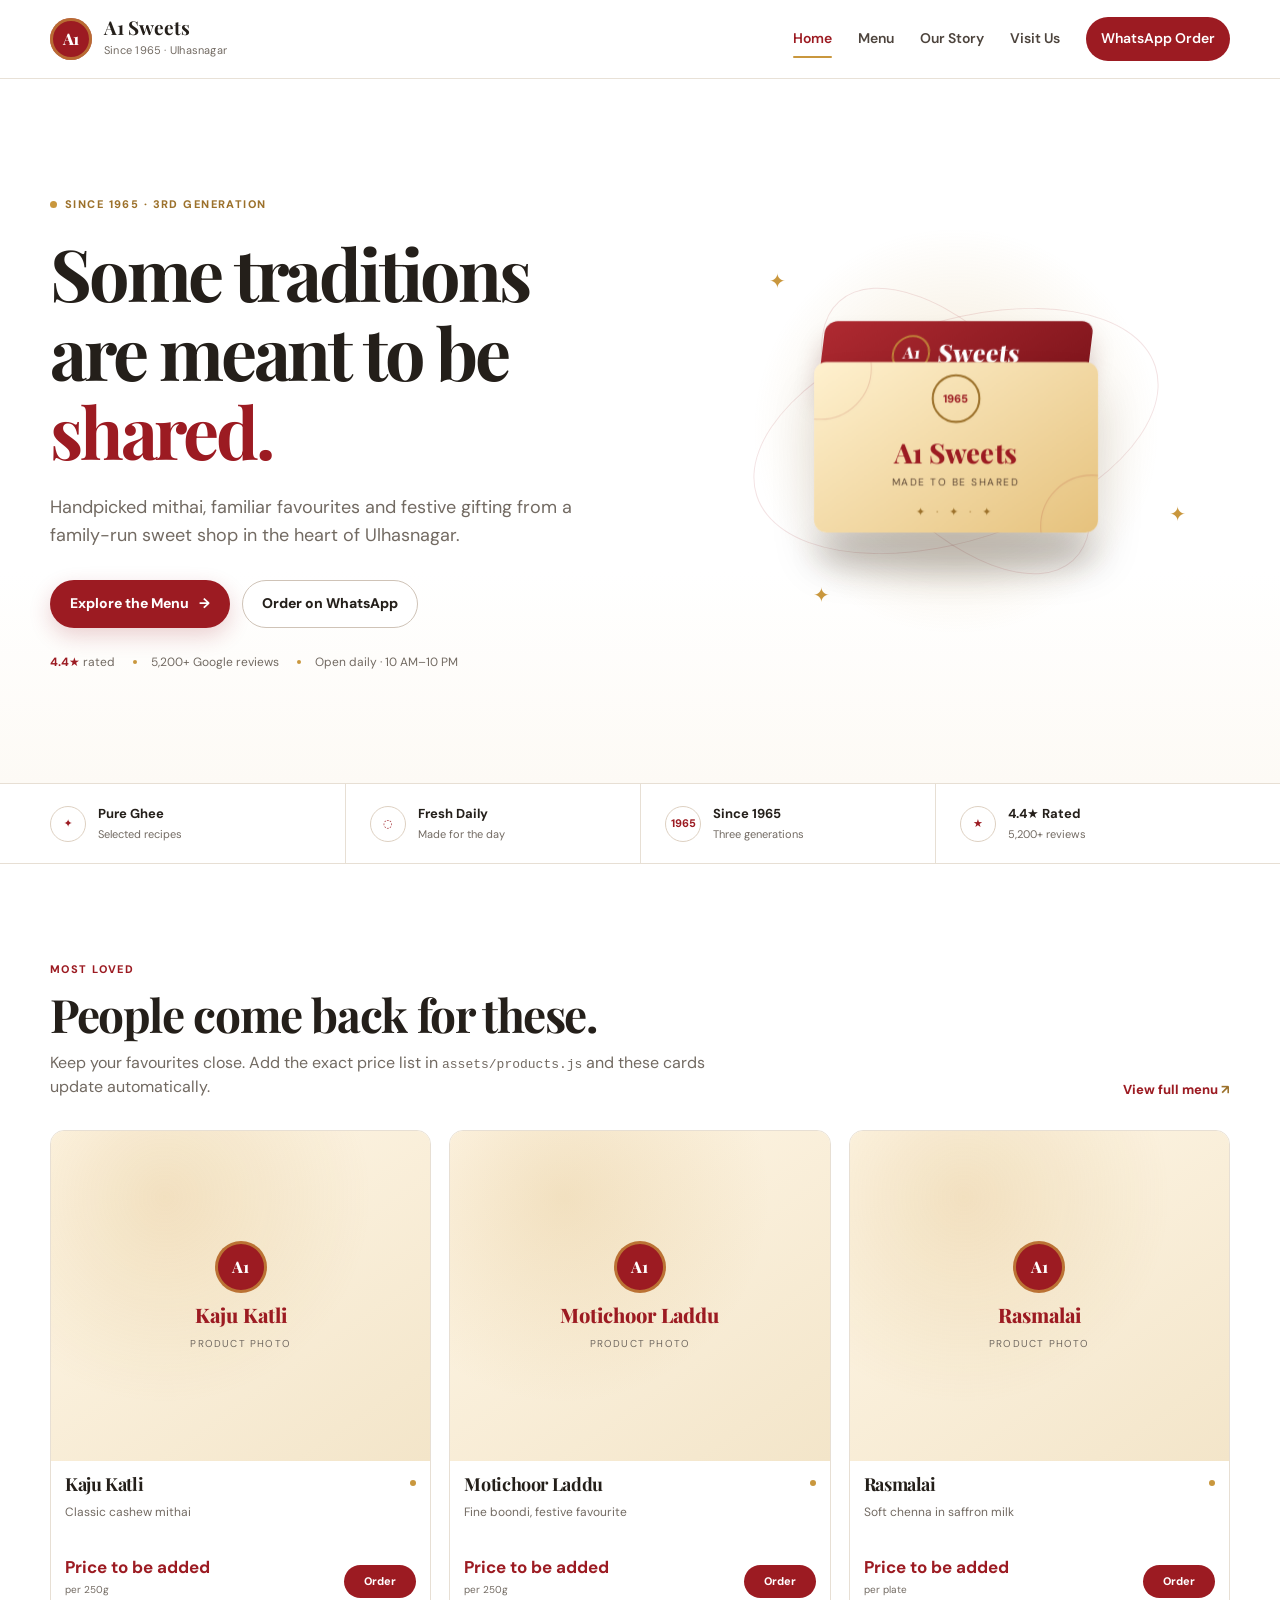
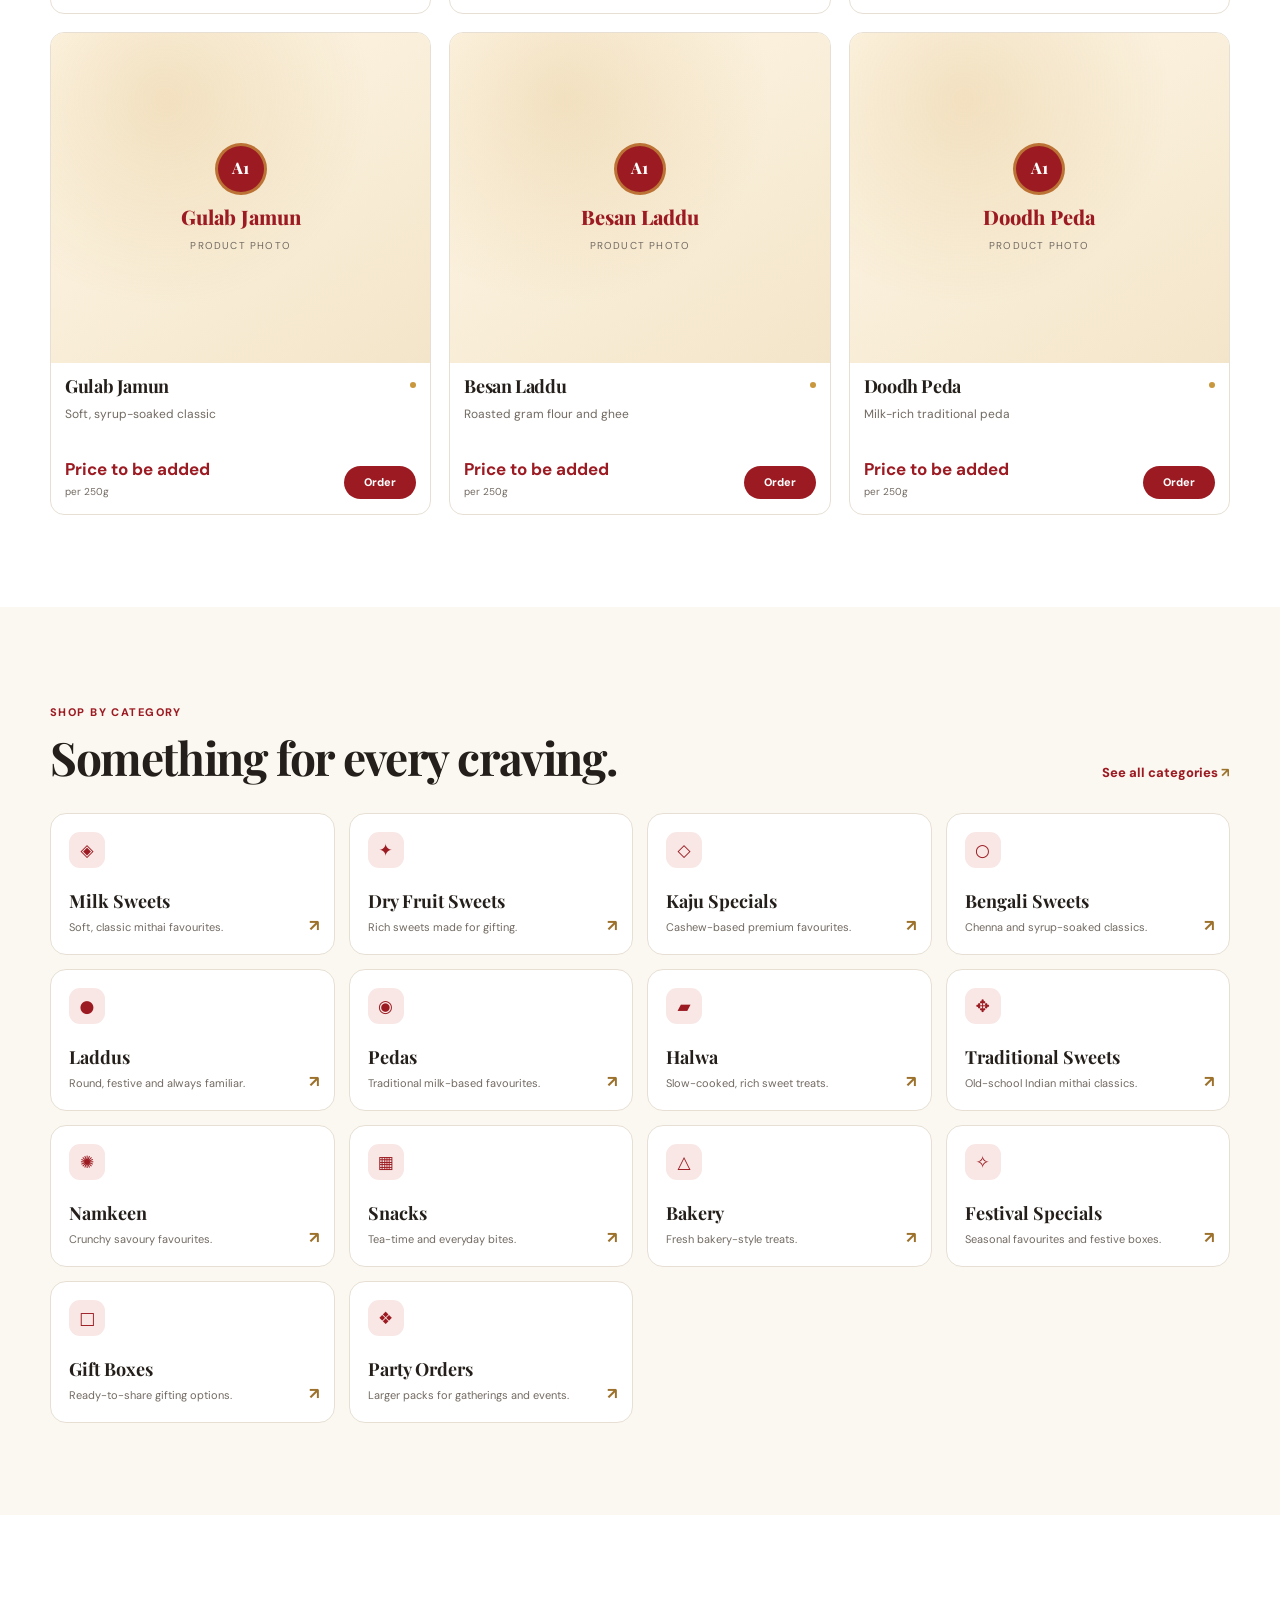
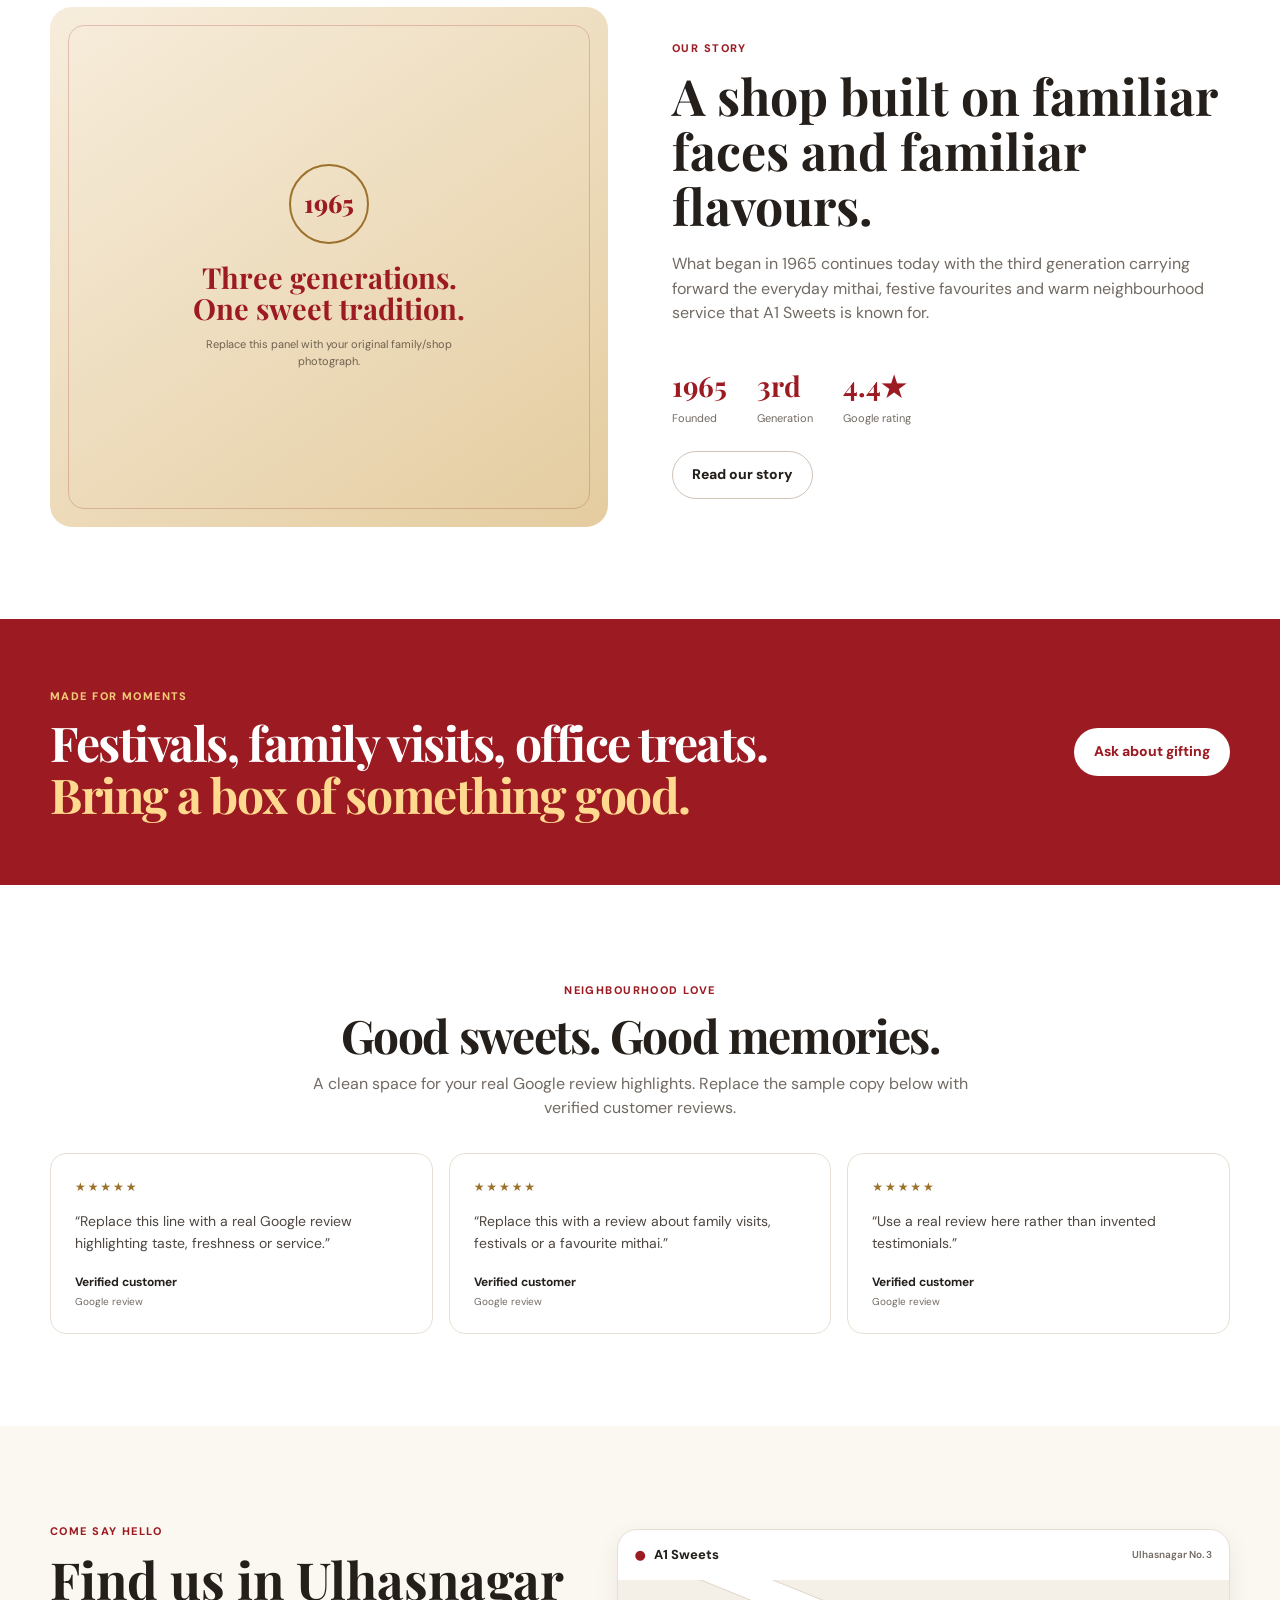
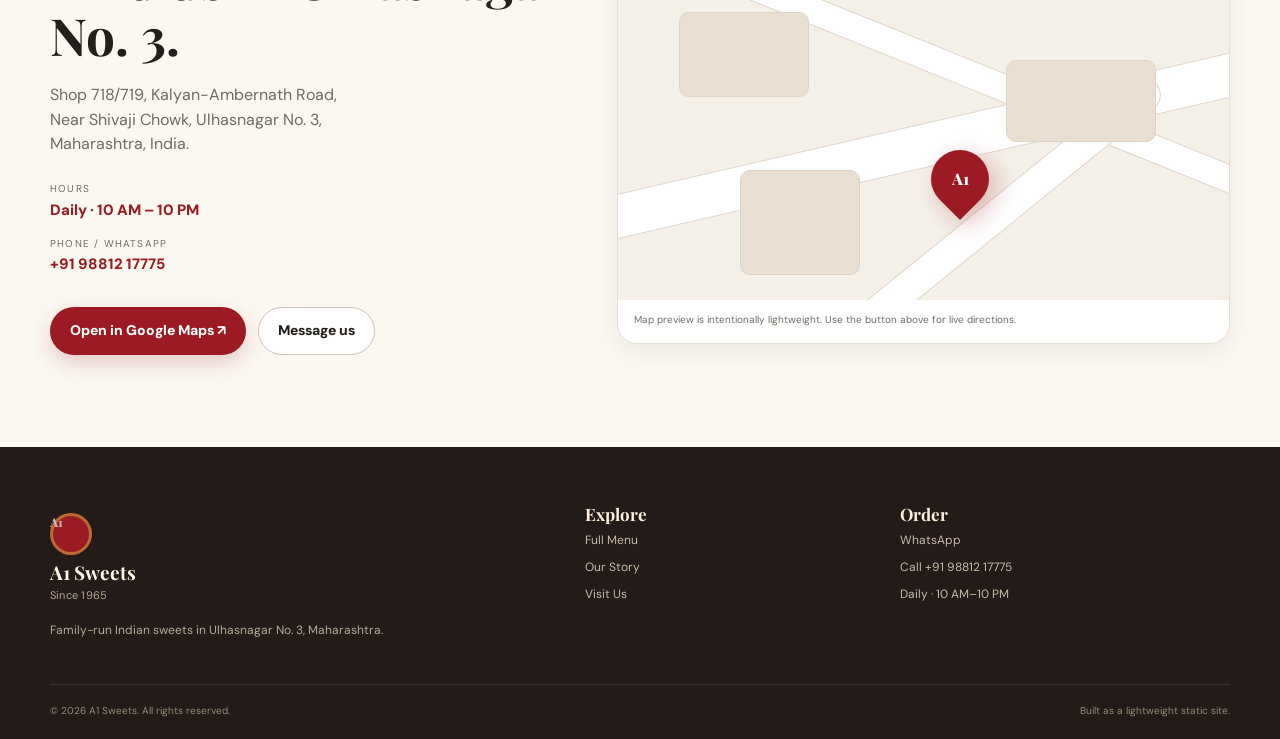
<file: index.html>
<!doctype html>
<html lang="en">
<head>
  <meta charset="utf-8">
  <meta name="viewport" content="width=device-width, initial-scale=1">
  <meta name="theme-color" content="#9C1B22">
  <meta name="description" content="A1 Sweets, Ulhasnagar No. 3. Family-run Indian sweets shop since 1965. Order your favourite mithai on WhatsApp.">
  <title>A1 Sweets | Since 1965 | Ulhasnagar No. 3</title>
  <link rel="preconnect" href="https://fonts.googleapis.com">
  <link rel="preconnect" href="https://fonts.gstatic.com" crossorigin>
  <link href="https://fonts.googleapis.com/css2?family=DM+Sans:wght@400;500;600;700&family=Playfair+Display:wght@600;700;800&display=swap" rel="stylesheet">
  <link rel="stylesheet" href="assets/styles.css">
</head>
<body>
  <a class="skip-link" href="#main">Skip to content</a>

  <header class="site-header" id="site-header">
    <div class="container header-inner">
      <a class="brand" href="index.html" aria-label="A1 Sweets home">
        <span class="brand-mark" aria-hidden="true">A1</span>
        <span>
          <strong>A1 Sweets</strong>
          <small>Since 1965 · Ulhasnagar</small>
        </span>
      </a>

      <button class="nav-toggle" type="button" aria-expanded="false" aria-controls="site-nav" aria-label="Open navigation">
        <span></span><span></span><span></span>
      </button>

      <nav class="site-nav" id="site-nav" aria-label="Primary navigation">
        <a class="active" href="index.html">Home</a>
        <a href="menu.html">Menu</a>
        <a href="story.html">Our Story</a>
        <a href="#visit">Visit Us</a>
        <a class="nav-order" href="https://wa.me/919881217775?text=Hello%20A1%20Sweets%2C%20I%20would%20like%20to%20place%20an%20order." target="_blank" rel="noopener">WhatsApp Order</a>
      </nav>
    </div>
  </header>

  <main id="main">
    <section class="hero section-pad">
      <div class="container hero-grid">
        <div class="hero-copy reveal">
          <div class="eyebrow"><span class="eyebrow-dot"></span> Since 1965 · 3rd Generation</div>
          <h1>Some traditions are meant to be <em>shared.</em></h1>
          <p class="hero-lead">Handpicked mithai, familiar favourites and festive gifting from a family-run sweet shop in the heart of Ulhasnagar.</p>
          <div class="hero-actions">
            <a class="btn btn-primary" href="menu.html">Explore the Menu <span aria-hidden="true">→</span></a>
            <a class="btn btn-secondary" href="https://wa.me/919881217775?text=Hello%20A1%20Sweets%2C%20I%20would%20like%20to%20order." target="_blank" rel="noopener">Order on WhatsApp</a>
          </div>
          <div class="hero-meta">
            <span><strong>4.4★</strong> rated</span>
            <span>5,200+ Google reviews</span>
            <span>Open daily · 10 AM–10 PM</span>
          </div>
        </div>

        <div class="hero-visual" aria-label="A1 Sweets signature gift box visual">
          <div class="hero-glow"></div>
          <div class="hero-orbit hero-orbit-one"></div>
          <div class="hero-orbit hero-orbit-two"></div>
          <div class="sweet-box" id="sweetBox">
            <div class="box-lid">
              <span class="mini-brand">A1</span>
              <span class="lid-script">Sweets</span>
            </div>
            <div class="box-face">
              <div class="box-medallion">1965</div>
              <div class="box-title">A1 Sweets</div>
              <div class="box-subtitle">Made to be shared</div>
              <div class="box-pattern" aria-hidden="true">✦ · ✦ · ✦</div>
            </div>
            <div class="box-shadow"></div>
          </div>
          <span class="floating-spark spark-one" aria-hidden="true">✦</span>
          <span class="floating-spark spark-two" aria-hidden="true">✦</span>
          <span class="floating-spark spark-three" aria-hidden="true">✦</span>
        </div>
      </div>
    </section>

    <section class="trust-strip">
      <div class="container trust-grid">
        <div class="trust-item"><span class="trust-icon">✦</span><div><strong>Pure Ghee</strong><small>Selected recipes</small></div></div>
        <div class="trust-item"><span class="trust-icon">◌</span><div><strong>Fresh Daily</strong><small>Made for the day</small></div></div>
        <div class="trust-item"><span class="trust-icon">1965</span><div><strong>Since 1965</strong><small>Three generations</small></div></div>
        <div class="trust-item"><span class="trust-icon">★</span><div><strong>4.4★ Rated</strong><small>5,200+ reviews</small></div></div>
      </div>
    </section>

    <section class="section-pad">
      <div class="container">
        <div class="section-heading-row">
          <div>
            <span class="section-kicker">Most loved</span>
            <h2>People come back for these.</h2>
            <p>Keep your favourites close. Add the exact price list in <code>assets/products.js</code> and these cards update automatically.</p>
          </div>
          <a class="text-link desktop-only" href="menu.html">View full menu <span aria-hidden="true">↗</span></a>
        </div>
        <div class="product-grid product-grid-home" id="bestseller-grid" data-home-bestsellers="6"></div>
      </div>
    </section>

    <section class="section-pad section-cream">
      <div class="container">
        <div class="section-heading-row">
          <div>
            <span class="section-kicker">Shop by category</span>
            <h2>Something for every craving.</h2>
          </div>
          <a class="text-link desktop-only" href="menu.html">See all categories <span aria-hidden="true">↗</span></a>
        </div>
        <div class="category-grid" id="category-grid"></div>
      </div>
    </section>

    <section class="section-pad">
      <div class="container story-teaser">
        <div class="story-photo-placeholder">
          <div class="story-photo-inner">
            <span class="story-year">1965</span>
            <strong>Three generations.<br>One sweet tradition.</strong>
            <small>Replace this panel with your original family/shop photograph.</small>
          </div>
        </div>
        <div class="story-copy">
          <span class="section-kicker">Our story</span>
          <h2>A shop built on familiar faces and familiar flavours.</h2>
          <p>What began in 1965 continues today with the third generation carrying forward the everyday mithai, festive favourites and warm neighbourhood service that A1 Sweets is known for.</p>
          <div class="story-facts">
            <div><strong>1965</strong><span>Founded</span></div>
            <div><strong>3rd</strong><span>Generation</span></div>
            <div><strong>4.4★</strong><span>Google rating</span></div>
          </div>
          <a class="btn btn-secondary" href="story.html">Read our story</a>
        </div>
      </div>
    </section>

    <section class="gifting-banner">
      <div class="container gifting-inner">
        <div>
          <span class="section-kicker section-kicker-light">Made for moments</span>
          <h2>Festivals, family visits, office treats.<br><em>Bring a box of something good.</em></h2>
        </div>
        <a class="btn btn-light" href="https://wa.me/919881217775?text=Hello%20A1%20Sweets%2C%20I%20need%20help%20with%20a%20gift%2Fbulk%20sweet%20order." target="_blank" rel="noopener">Ask about gifting</a>
      </div>
    </section>

    <section class="section-pad reviews-section">
      <div class="container">
        <div class="section-heading centered">
          <span class="section-kicker">Neighbourhood love</span>
          <h2>Good sweets. Good memories.</h2>
          <p>A clean space for your real Google review highlights. Replace the sample copy below with verified customer reviews.</p>
        </div>
        <div class="review-grid">
          <article class="review-card"><div class="review-stars">★★★★★</div><p>“Replace this line with a real Google review highlighting taste, freshness or service.”</p><strong>Verified customer</strong><small>Google review</small></article>
          <article class="review-card"><div class="review-stars">★★★★★</div><p>“Replace this with a review about family visits, festivals or a favourite mithai.”</p><strong>Verified customer</strong><small>Google review</small></article>
          <article class="review-card"><div class="review-stars">★★★★★</div><p>“Use a real review here rather than invented testimonials.”</p><strong>Verified customer</strong><small>Google review</small></article>
        </div>
      </div>
    </section>

    <section class="section-pad section-cream" id="visit">
      <div class="container visit-grid">
        <div>
          <span class="section-kicker">Come say hello</span>
          <h2>Find us in Ulhasnagar No. 3.</h2>
          <p class="visit-address">Shop 718/719, Kalyan-Ambernath Road,<br>Near Shivaji Chowk, Ulhasnagar No. 3,<br>Maharashtra, India.</p>
          <div class="visit-details">
            <div><span>Hours</span><strong>Daily · 10 AM – 10 PM</strong></div>
            <div><span>Phone / WhatsApp</span><a href="tel:+919881217775">+91 98812 17775</a></div>
          </div>
          <div class="hero-actions">
            <a class="btn btn-primary" href="https://www.google.com/maps/search/?api=1&query=A1%20Sweets%2C%20Shop%20718%2F719%2C%20Kalyan-Ambernath%20Road%2C%20Ulhasnagar%20No.%203%2C%20Maharashtra" target="_blank" rel="noopener">Open in Google Maps ↗</a>
            <a class="btn btn-secondary" href="https://wa.me/919881217775?text=Hello%20A1%20Sweets%2C%20I%20am%20on%20my%20way%20to%20the%20shop." target="_blank" rel="noopener">Message us</a>
          </div>
        </div>
        <div class="map-card" aria-label="Map location preview">
          <div class="map-card-top"><span class="map-pin">●</span><span>A1 Sweets</span><small>Ulhasnagar No. 3</small></div>
          <div class="map-art" aria-hidden="true">
            <div class="map-road road-a"></div><div class="map-road road-b"></div><div class="map-road road-c"></div>
            <div class="map-block block-a"></div><div class="map-block block-b"></div><div class="map-block block-c"></div>
            <div class="map-marker" aria-label="A1 Sweets map marker"></div>
          </div>
          <div class="map-note">Map preview is intentionally lightweight. Use the button above for live directions.</div>
        </div>
      </div>
    </section>
  </main>

  <footer class="site-footer">
    <div class="container footer-grid">
      <div><a class="brand brand-footer" href="index.html"><span class="brand-mark">A1</span><span><strong>A1 Sweets</strong><small>Since 1965</small></span></a><p>Family-run Indian sweets in Ulhasnagar No. 3, Maharashtra.</p></div>
      <div><h3>Explore</h3><a href="menu.html">Full Menu</a><a href="story.html">Our Story</a><a href="#visit">Visit Us</a></div>
      <div><h3>Order</h3><a href="https://wa.me/919881217775?text=Hello%20A1%20Sweets%2C%20I%20would%20like%20to%20order." target="_blank" rel="noopener">WhatsApp</a><a href="tel:+919881217775">Call +91 98812 17775</a><span>Daily · 10 AM–10 PM</span></div>
    </div>
    <div class="container footer-bottom"><span>© <span id="year"></span> A1 Sweets. All rights reserved.</span><span>Built as a lightweight static site.</span></div>
  </footer>

  <script src="assets/products.js"></script>
  <script src="assets/app.js" defer></script>
</body>
</html>
</file>
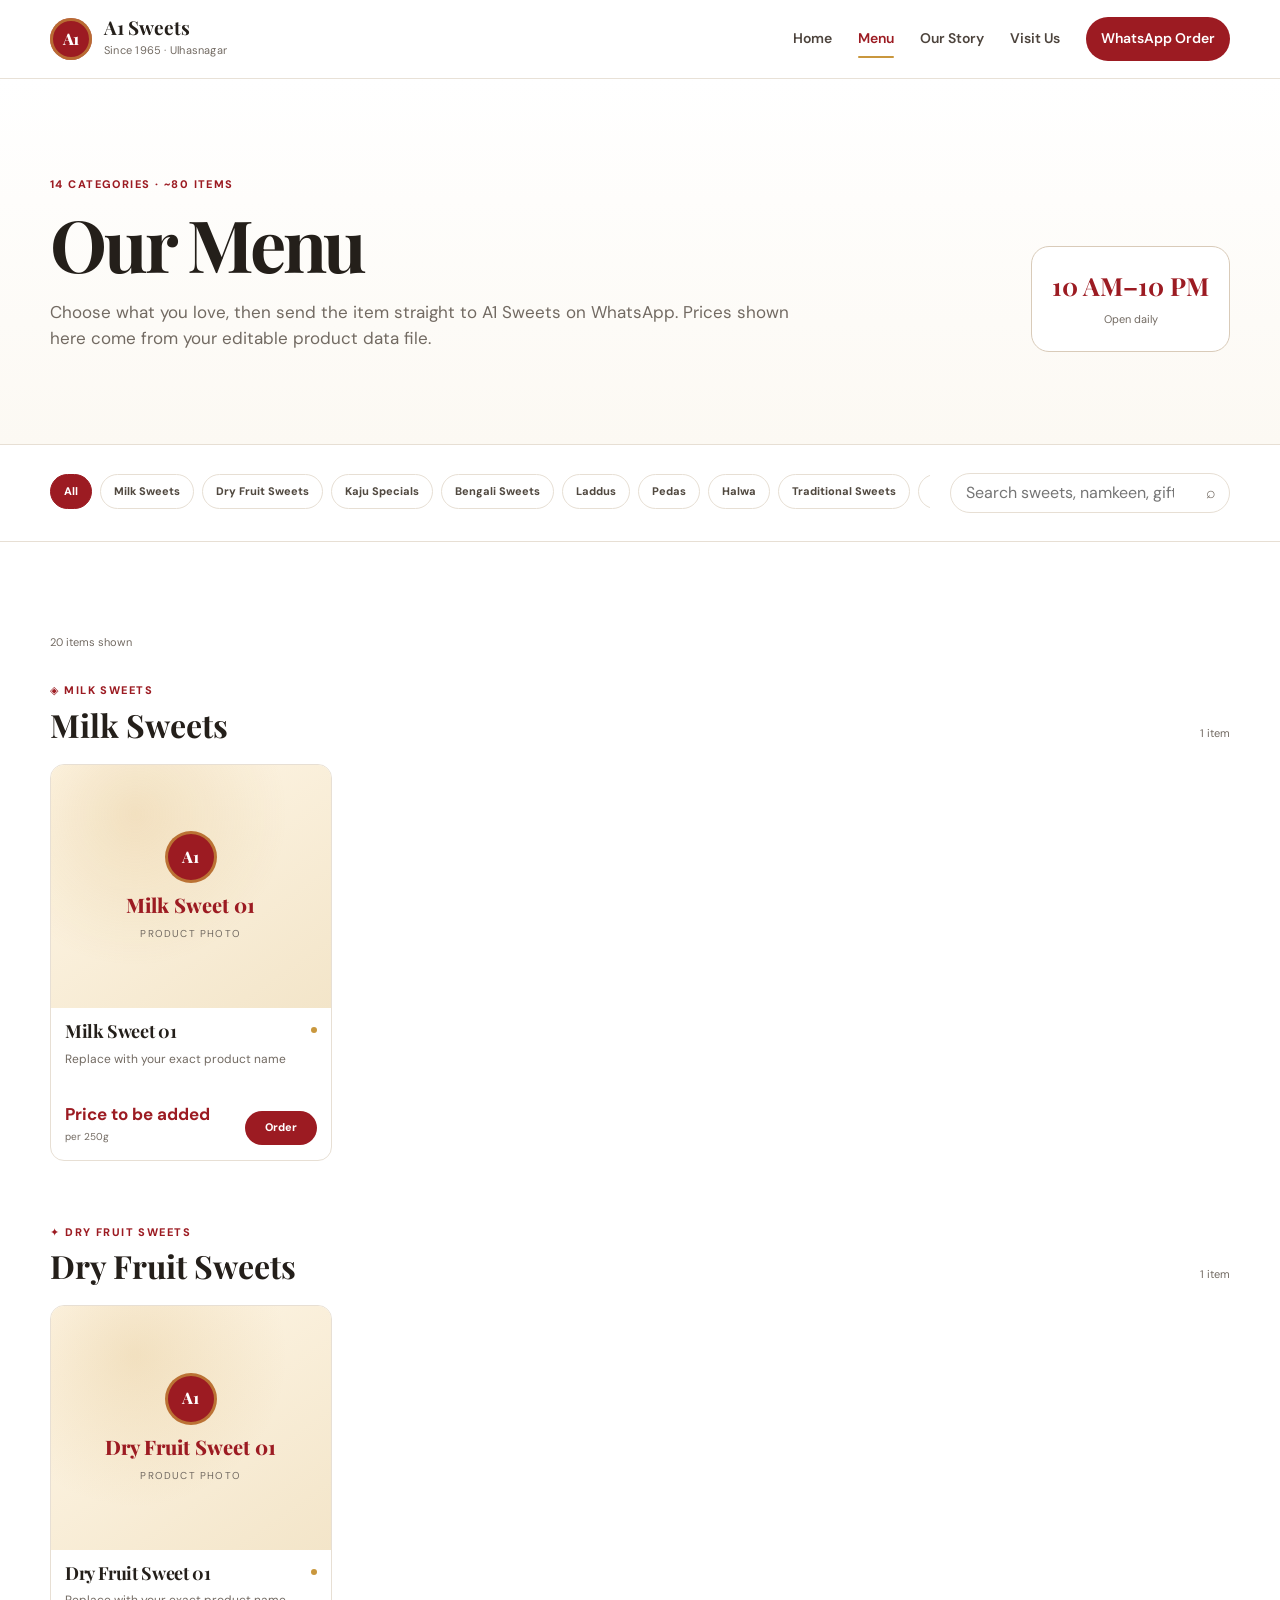
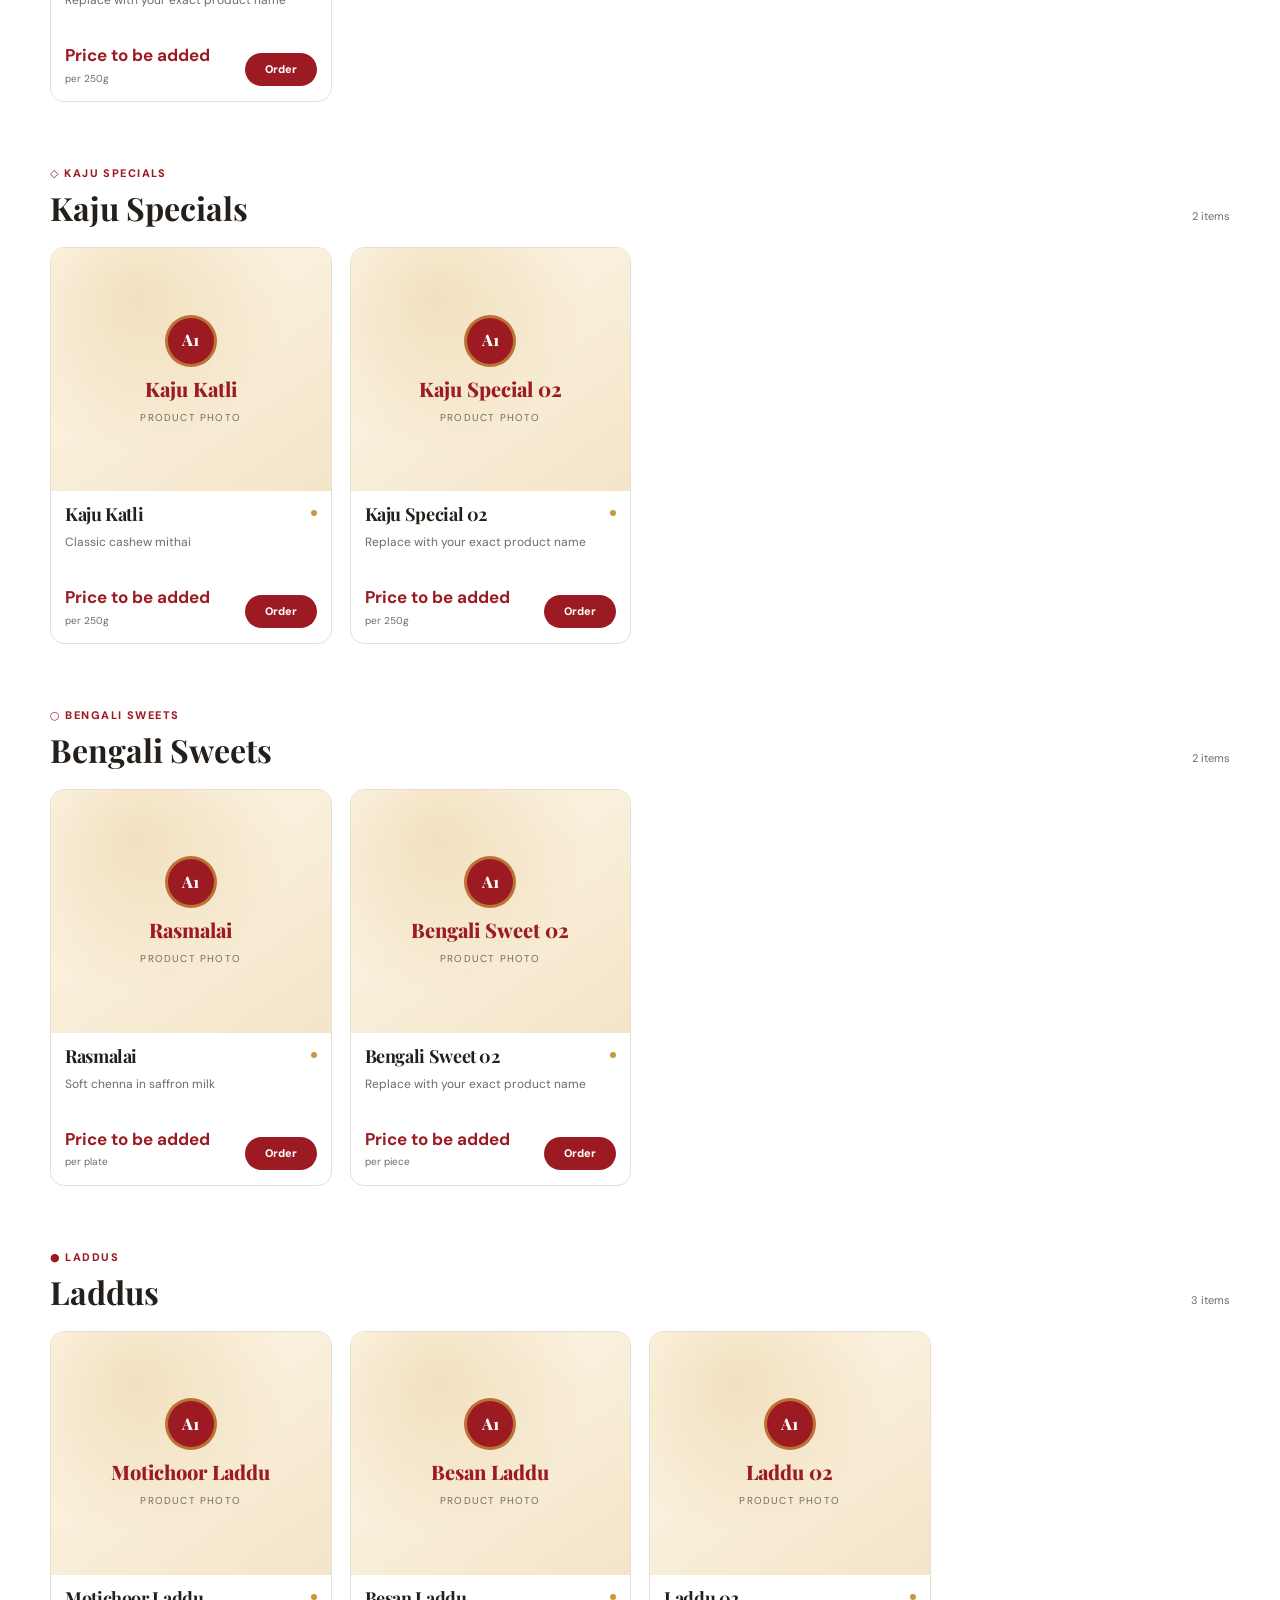
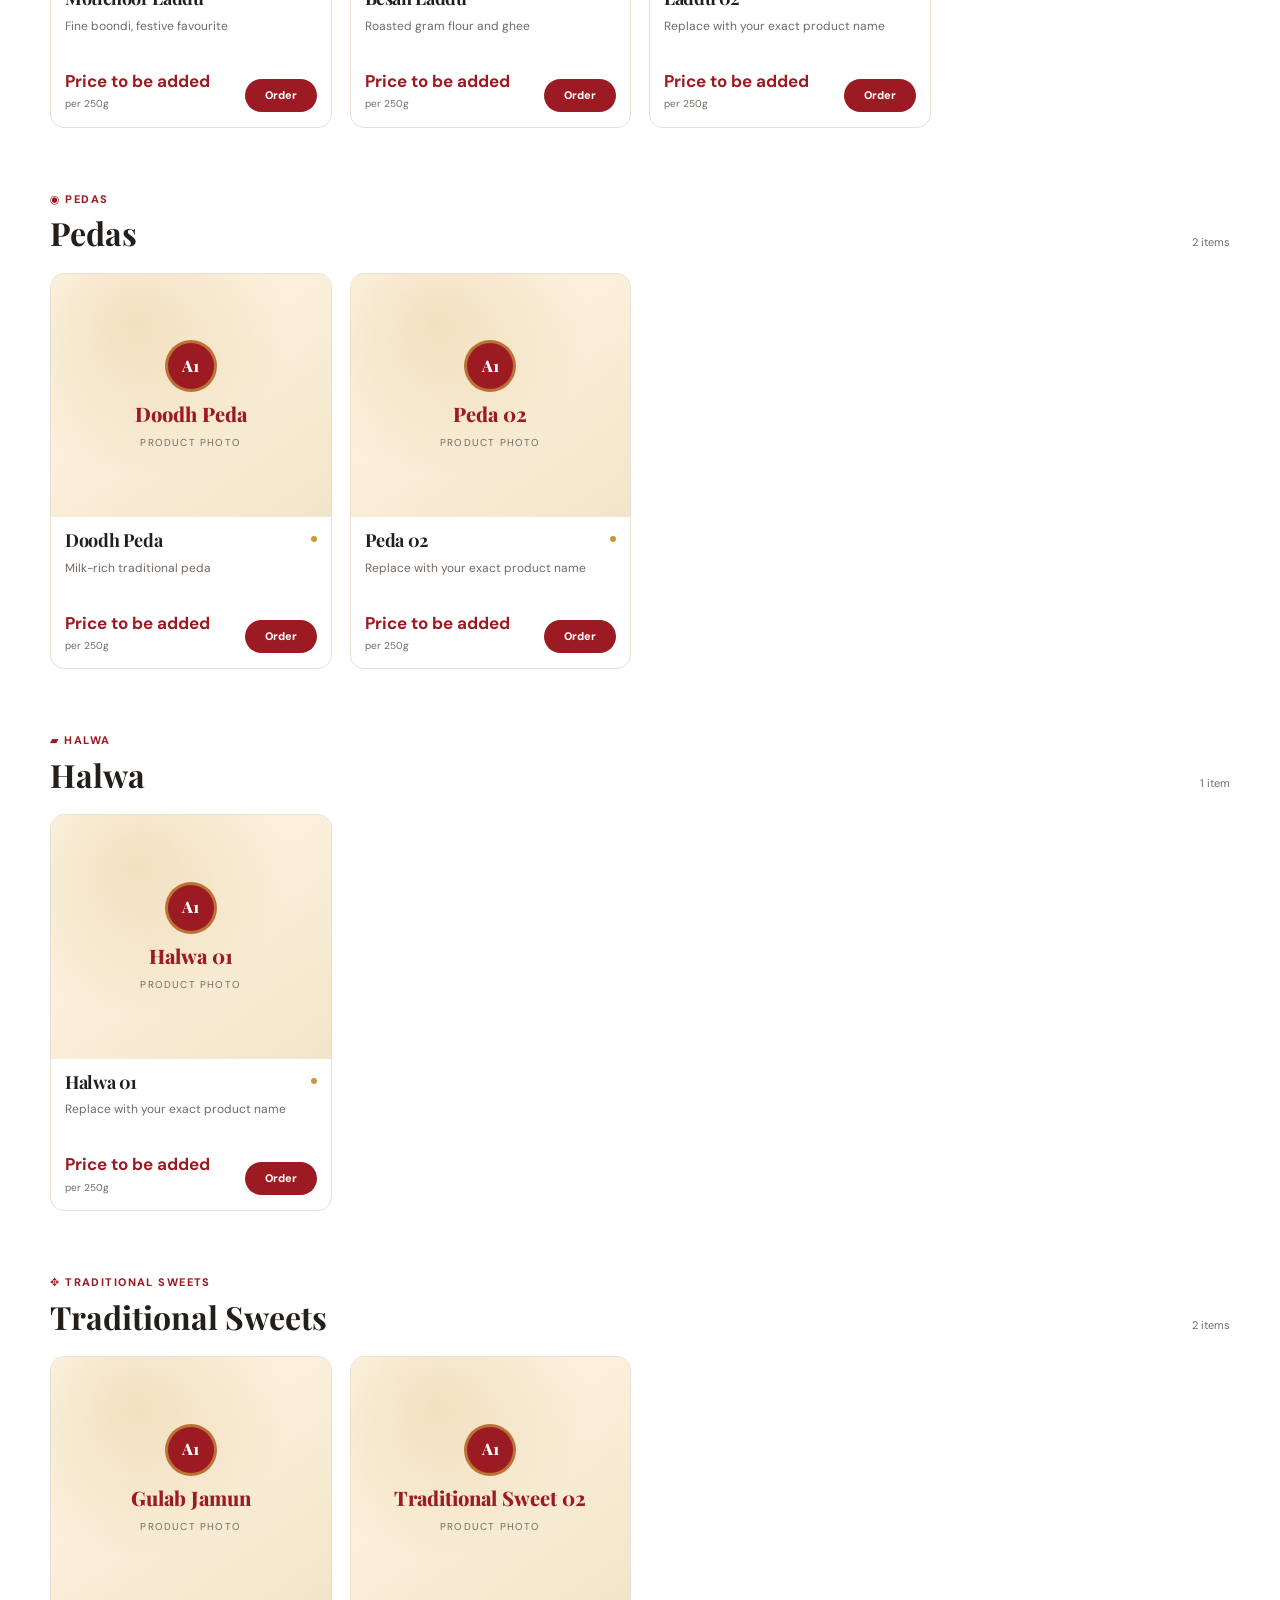
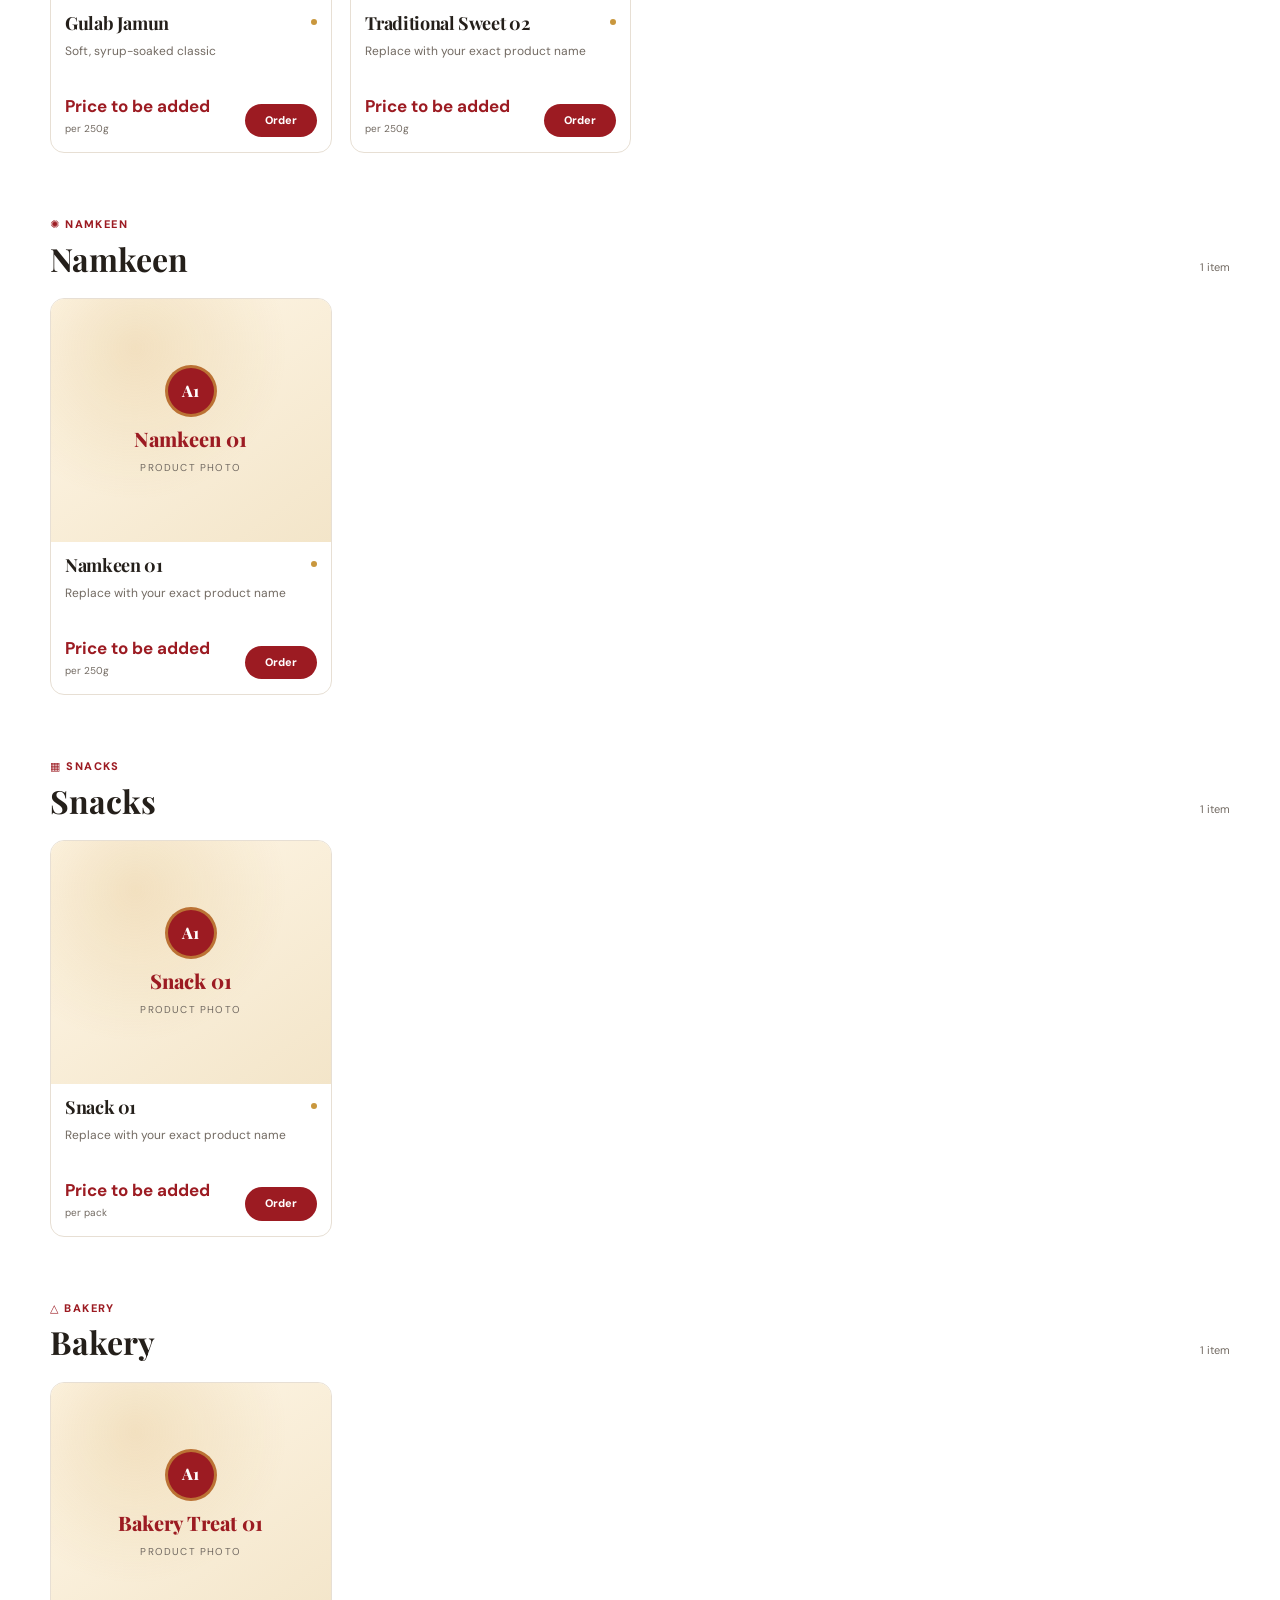
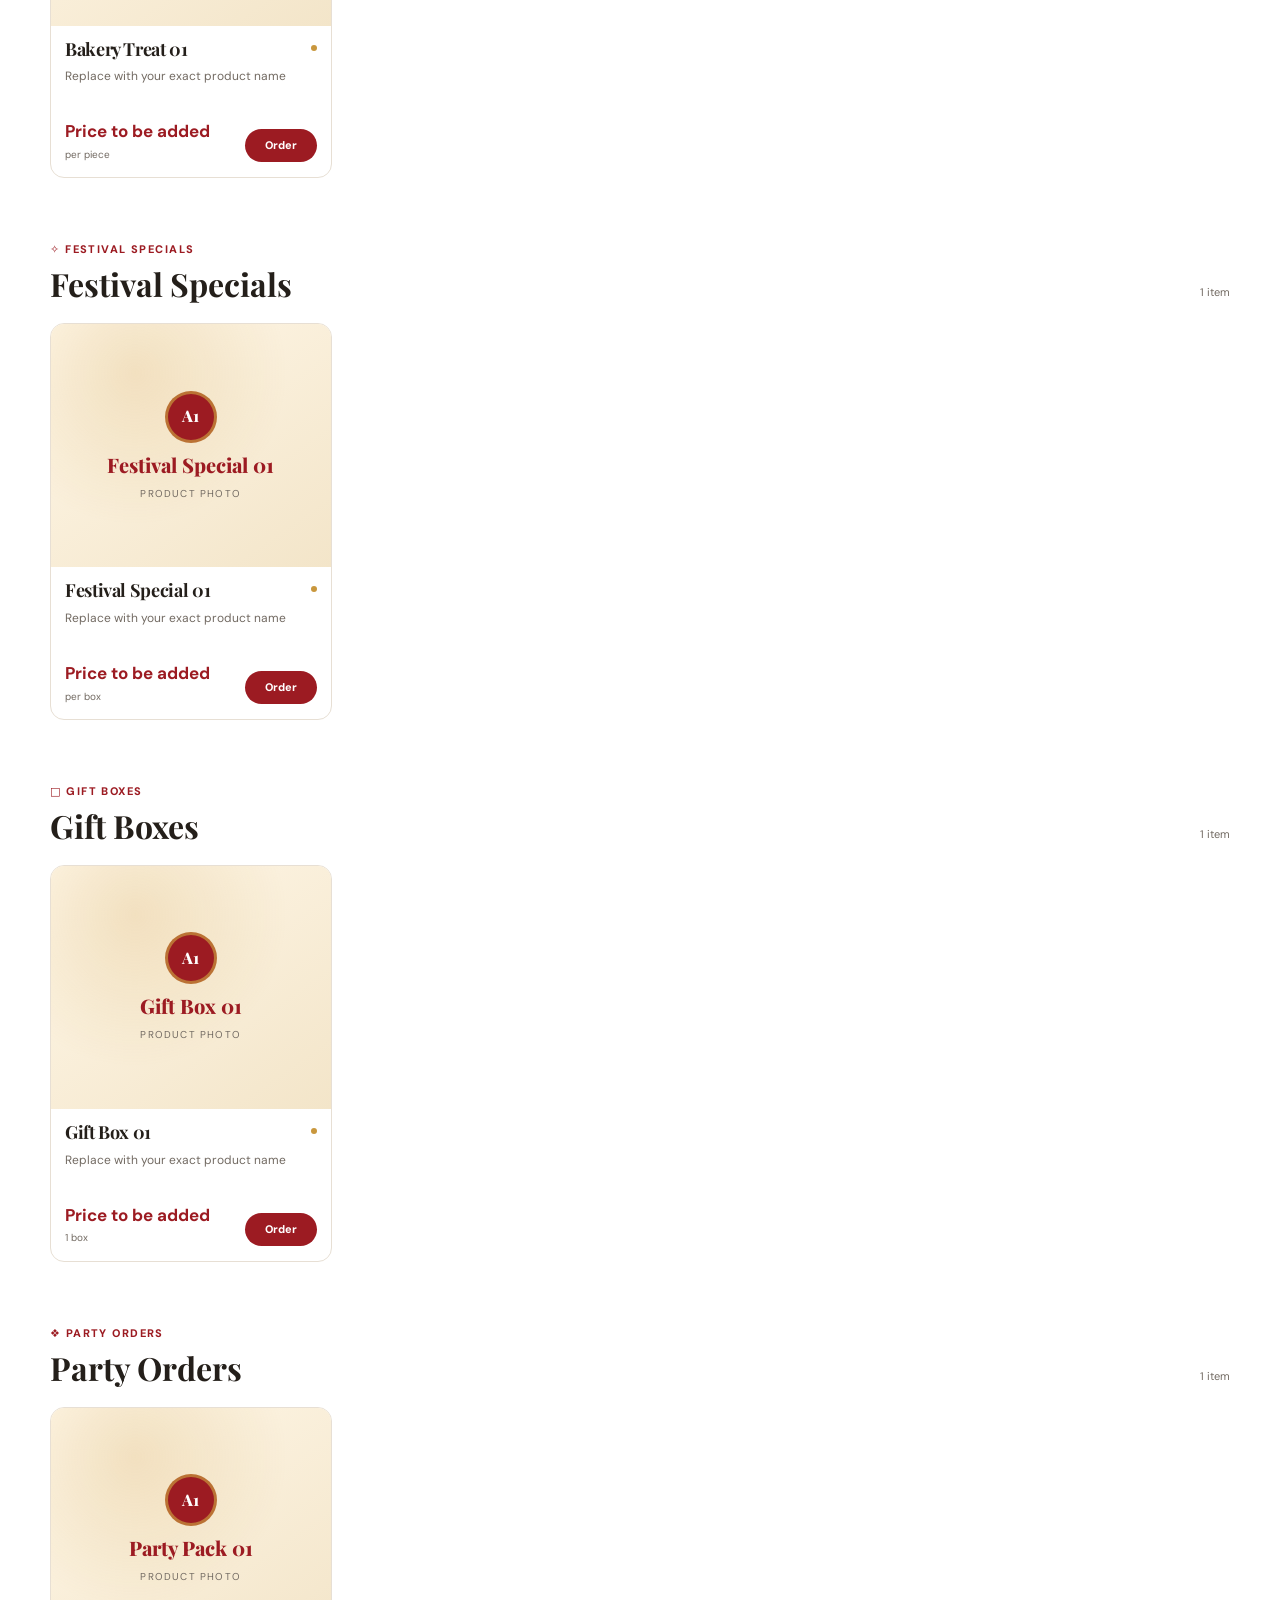
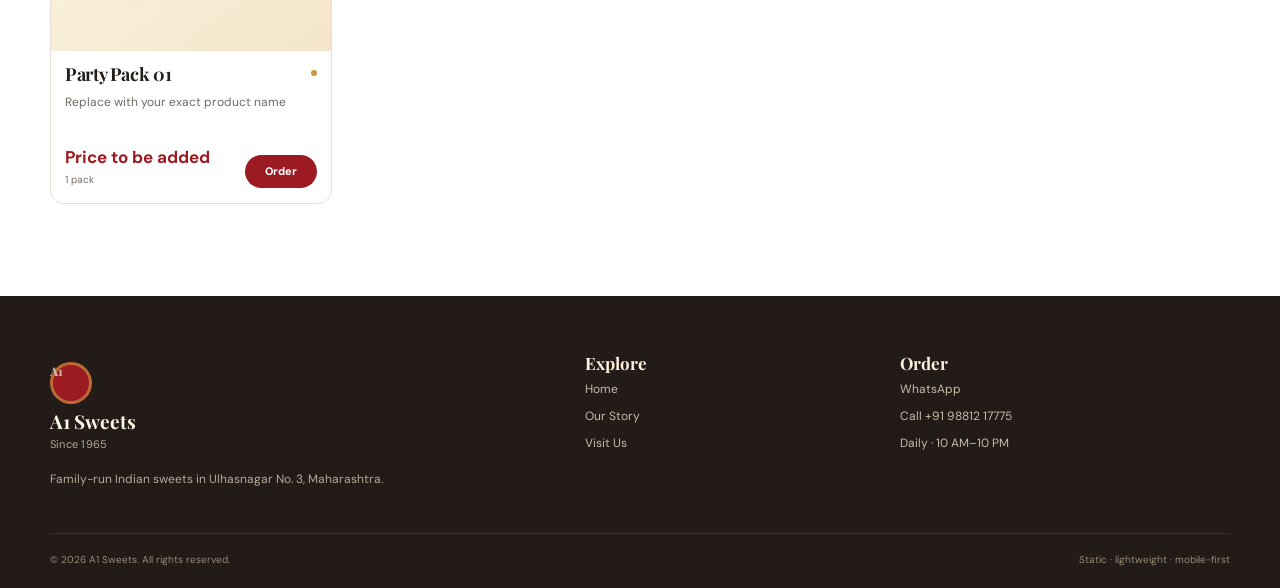
<file: menu.html>
<!doctype html>
<html lang="en">
<head>
  <meta charset="utf-8">
  <meta name="viewport" content="width=device-width, initial-scale=1">
  <meta name="theme-color" content="#9C1B22">
  <meta name="description" content="A1 Sweets full mithai menu. Choose an item and order directly on WhatsApp.">
  <title>Menu | A1 Sweets</title>
  <link rel="preconnect" href="https://fonts.googleapis.com">
  <link rel="preconnect" href="https://fonts.gstatic.com" crossorigin>
  <link href="https://fonts.googleapis.com/css2?family=DM+Sans:wght@400;500;600;700&family=Playfair+Display:wght@600;700;800&display=swap" rel="stylesheet">
  <link rel="stylesheet" href="assets/styles.css">
</head>
<body>
  <a class="skip-link" href="#main">Skip to content</a>
  <header class="site-header">
    <div class="container header-inner">
      <a class="brand" href="index.html" aria-label="A1 Sweets home"><span class="brand-mark">A1</span><span><strong>A1 Sweets</strong><small>Since 1965 · Ulhasnagar</small></span></a>
      <button class="nav-toggle" type="button" aria-expanded="false" aria-controls="site-nav" aria-label="Open navigation"><span></span><span></span><span></span></button>
      <nav class="site-nav" id="site-nav" aria-label="Primary navigation"><a href="index.html">Home</a><a class="active" href="menu.html">Menu</a><a href="story.html">Our Story</a><a href="index.html#visit">Visit Us</a><a class="nav-order" href="https://wa.me/919881217775?text=Hello%20A1%20Sweets%2C%20I%20would%20like%20to%20place%20an%20order." target="_blank" rel="noopener">WhatsApp Order</a></nav>
    </div>
  </header>

  <main id="main">
    <section class="page-hero section-pad">
      <div class="container page-hero-inner">
        <div><span class="section-kicker">14 categories · ~80 items</span><h1>Our Menu</h1><p>Choose what you love, then send the item straight to A1 Sweets on WhatsApp. Prices shown here come from your editable product data file.</p></div>
        <div class="page-hero-badge"><strong>10 AM–10 PM</strong><span>Open daily</span></div>
      </div>
    </section>

    <section class="menu-tools section-pad-small">
      <div class="container menu-tools-inner">
        <div class="category-tabs" id="category-tabs" role="tablist" aria-label="Menu categories"></div>
        <label class="menu-search"><span class="sr-only">Search menu</span><input id="menu-search" type="search" placeholder="Search sweets, namkeen, gift boxes…" autocomplete="off"><span aria-hidden="true">⌕</span></label>
      </div>
    </section>

    <section class="section-pad menu-section">
      <div class="container">
        <div class="menu-status" id="menu-status" aria-live="polite"></div>
        <div class="menu-groups" id="menu-groups"></div>
      </div>
    </section>
  </main>

  <footer class="site-footer">
    <div class="container footer-grid">
      <div><a class="brand brand-footer" href="index.html"><span class="brand-mark">A1</span><span><strong>A1 Sweets</strong><small>Since 1965</small></span></a><p>Family-run Indian sweets in Ulhasnagar No. 3, Maharashtra.</p></div>
      <div><h3>Explore</h3><a href="index.html">Home</a><a href="story.html">Our Story</a><a href="index.html#visit">Visit Us</a></div>
      <div><h3>Order</h3><a href="https://wa.me/919881217775?text=Hello%20A1%20Sweets%2C%20I%20would%20like%20to%20order." target="_blank" rel="noopener">WhatsApp</a><a href="tel:+919881217775">Call +91 98812 17775</a><span>Daily · 10 AM–10 PM</span></div>
    </div>
    <div class="container footer-bottom"><span>© <span id="year"></span> A1 Sweets. All rights reserved.</span><span>Static · lightweight · mobile-first</span></div>
  </footer>
  <script src="assets/products.js"></script>
  <script src="assets/app.js" defer></script>
</body>
</html>
</file>
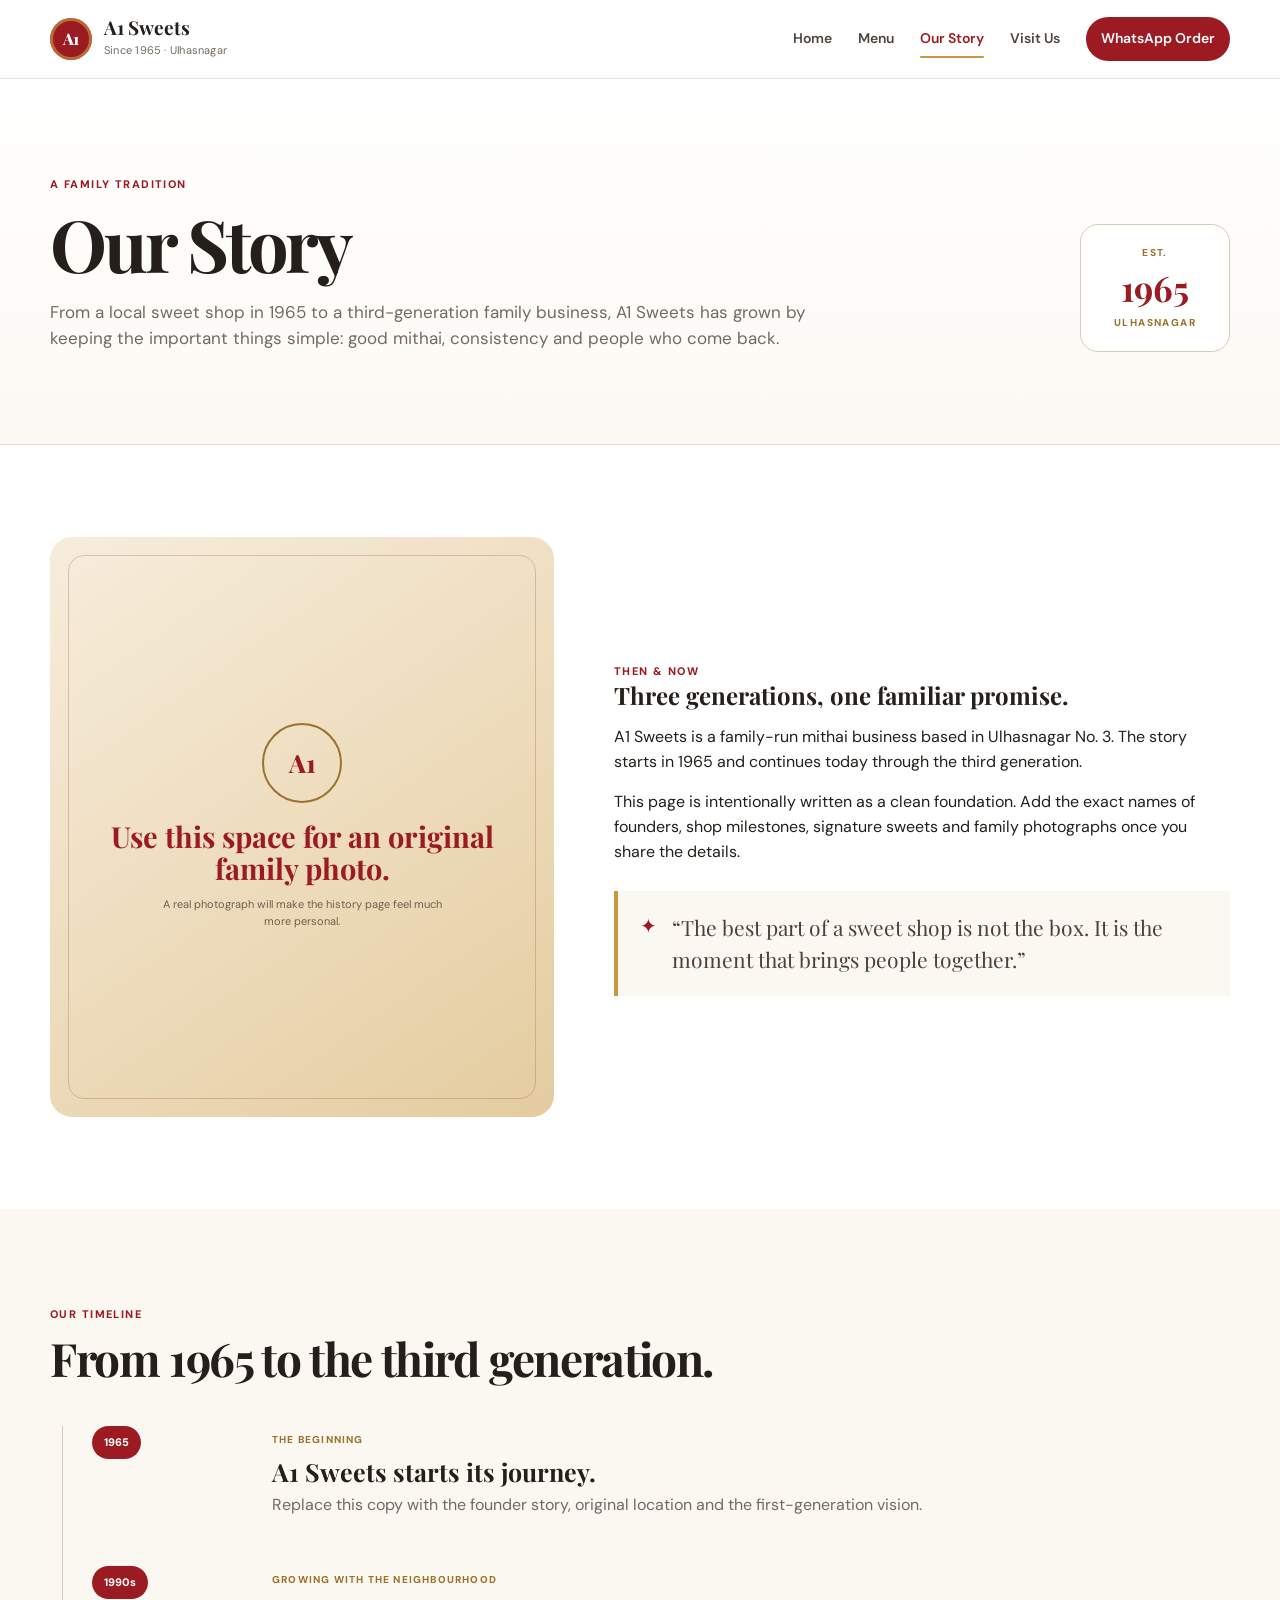
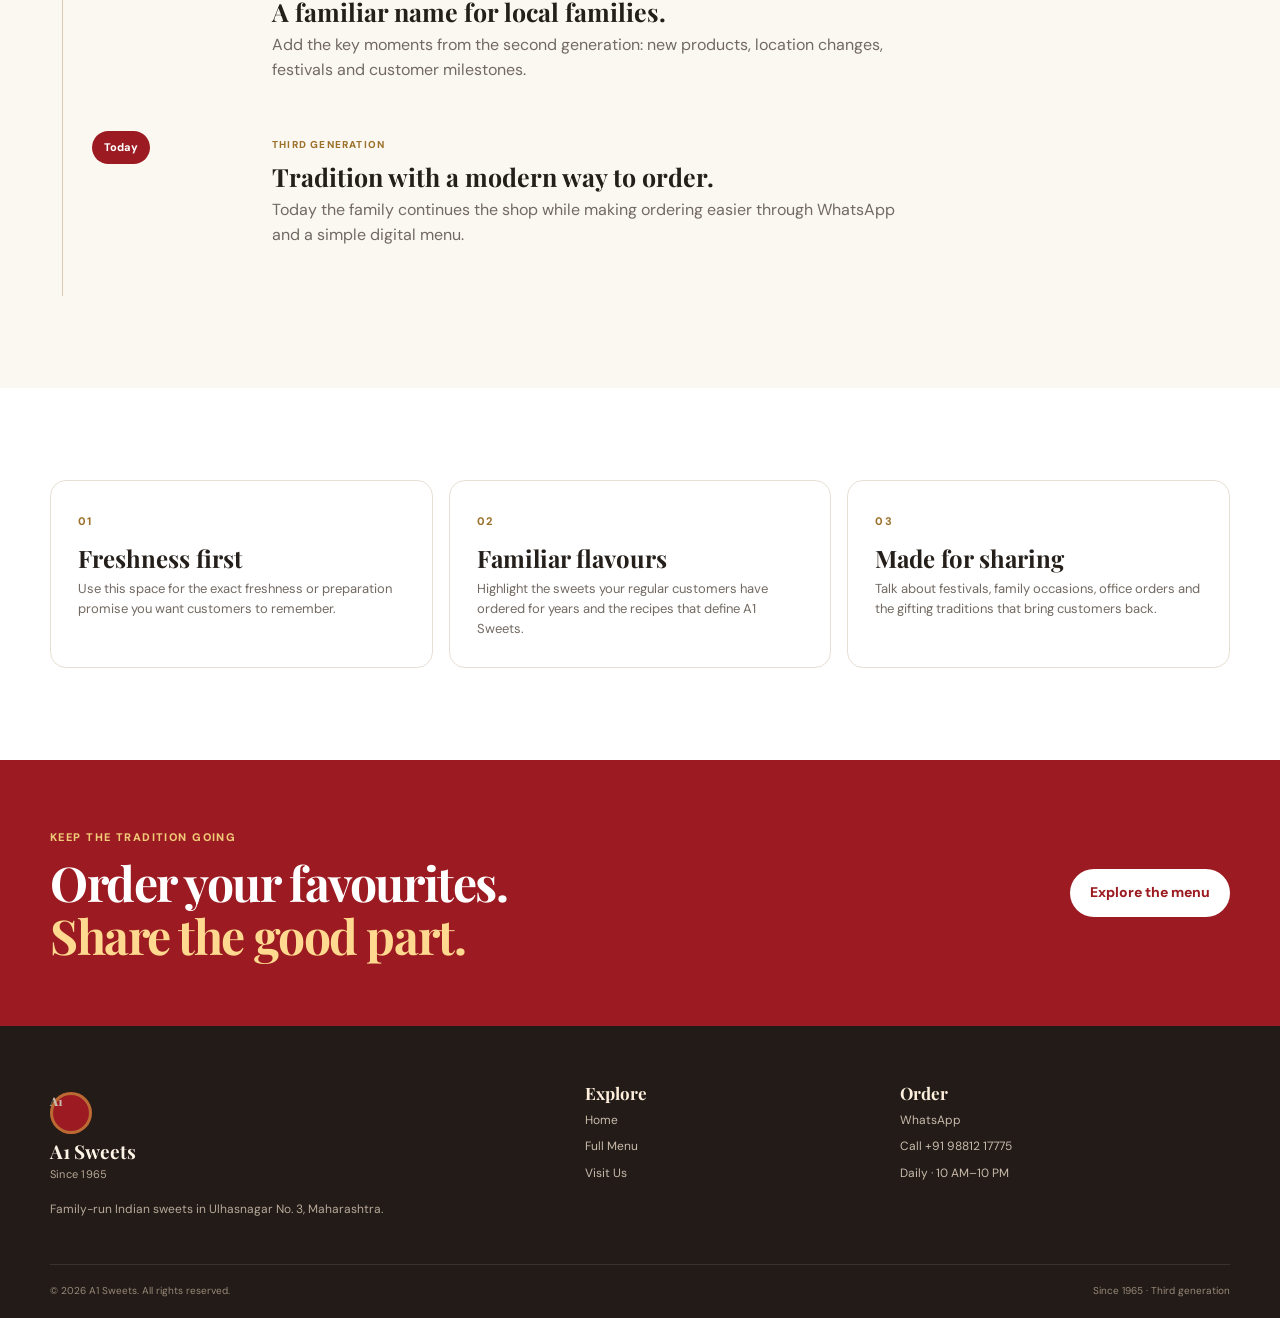
<file: story.html>
<!doctype html>
<html lang="en">
<head>
  <meta charset="utf-8">
  <meta name="viewport" content="width=device-width, initial-scale=1">
  <meta name="theme-color" content="#9C1B22">
  <meta name="description" content="The A1 Sweets story: a family-run sweet shop in Ulhasnagar since 1965, now in its third generation.">
  <title>Our Story | A1 Sweets</title>
  <link rel="preconnect" href="https://fonts.googleapis.com">
  <link rel="preconnect" href="https://fonts.gstatic.com" crossorigin>
  <link href="https://fonts.googleapis.com/css2?family=DM+Sans:wght@400;500;600;700&family=Playfair+Display:wght@600;700;800&display=swap" rel="stylesheet">
  <link rel="stylesheet" href="assets/styles.css">
</head>
<body>
  <a class="skip-link" href="#main">Skip to content</a>
  <header class="site-header">
    <div class="container header-inner">
      <a class="brand" href="index.html" aria-label="A1 Sweets home"><span class="brand-mark">A1</span><span><strong>A1 Sweets</strong><small>Since 1965 · Ulhasnagar</small></span></a>
      <button class="nav-toggle" type="button" aria-expanded="false" aria-controls="site-nav" aria-label="Open navigation"><span></span><span></span><span></span></button>
      <nav class="site-nav" id="site-nav" aria-label="Primary navigation"><a href="index.html">Home</a><a href="menu.html">Menu</a><a class="active" href="story.html">Our Story</a><a href="index.html#visit">Visit Us</a><a class="nav-order" href="https://wa.me/919881217775?text=Hello%20A1%20Sweets%2C%20I%20would%20like%20to%20place%20an%20order." target="_blank" rel="noopener">WhatsApp Order</a></nav>
    </div>
  </header>

  <main id="main">
    <section class="page-hero section-pad">
      <div class="container page-hero-inner story-page-hero">
        <div><span class="section-kicker">A family tradition</span><h1>Our Story</h1><p>From a local sweet shop in 1965 to a third-generation family business, A1 Sweets has grown by keeping the important things simple: good mithai, consistency and people who come back.</p></div>
        <div class="heritage-stamp"><span>EST.</span><strong>1965</strong><small>ULHASNAGAR</small></div>
      </div>
    </section>

    <section class="section-pad">
      <div class="container story-intro-grid">
        <div class="story-photo-placeholder tall"><div class="story-photo-inner"><span class="story-year">A1</span><strong>Use this space for an original family photo.</strong><small>A real photograph will make the history page feel much more personal.</small></div></div>
        <div><span class="section-kicker">Then & now</span><h2>Three generations, one familiar promise.</h2><p>A1 Sweets is a family-run mithai business based in Ulhasnagar No. 3. The story starts in 1965 and continues today through the third generation.</p><p>This page is intentionally written as a clean foundation. Add the exact names of founders, shop milestones, signature sweets and family photographs once you share the details.</p><div class="quote-panel"><span>✦</span><p>“The best part of a sweet shop is not the box. It is the moment that brings people together.”</p></div></div>
      </div>
    </section>

    <section class="section-pad section-cream">
      <div class="container">
        <div class="section-heading"><span class="section-kicker">Our timeline</span><h2>From 1965 to the third generation.</h2></div>
        <div class="timeline">
          <article class="timeline-item"><div class="timeline-marker">1965</div><div><span class="timeline-label">The beginning</span><h3>A1 Sweets starts its journey.</h3><p>Replace this copy with the founder story, original location and the first-generation vision.</p></div></article>
          <article class="timeline-item"><div class="timeline-marker">1990s</div><div><span class="timeline-label">Growing with the neighbourhood</span><h3>A familiar name for local families.</h3><p>Add the key moments from the second generation: new products, location changes, festivals and customer milestones.</p></div></article>
          <article class="timeline-item"><div class="timeline-marker">Today</div><div><span class="timeline-label">Third generation</span><h3>Tradition with a modern way to order.</h3><p>Today the family continues the shop while making ordering easier through WhatsApp and a simple digital menu.</p></div></article>
        </div>
      </div>
    </section>

    <section class="section-pad">
      <div class="container values-grid">
        <div class="value-card"><span class="value-number">01</span><h3>Freshness first</h3><p>Use this space for the exact freshness or preparation promise you want customers to remember.</p></div>
        <div class="value-card"><span class="value-number">02</span><h3>Familiar flavours</h3><p>Highlight the sweets your regular customers have ordered for years and the recipes that define A1 Sweets.</p></div>
        <div class="value-card"><span class="value-number">03</span><h3>Made for sharing</h3><p>Talk about festivals, family occasions, office orders and the gifting traditions that bring customers back.</p></div>
      </div>
    </section>

    <section class="gifting-banner">
      <div class="container gifting-inner"><div><span class="section-kicker section-kicker-light">Keep the tradition going</span><h2>Order your favourites.<br><em>Share the good part.</em></h2></div><a class="btn btn-light" href="menu.html">Explore the menu</a></div>
    </section>
  </main>

  <footer class="site-footer">
    <div class="container footer-grid">
      <div><a class="brand brand-footer" href="index.html"><span class="brand-mark">A1</span><span><strong>A1 Sweets</strong><small>Since 1965</small></span></a><p>Family-run Indian sweets in Ulhasnagar No. 3, Maharashtra.</p></div>
      <div><h3>Explore</h3><a href="index.html">Home</a><a href="menu.html">Full Menu</a><a href="index.html#visit">Visit Us</a></div>
      <div><h3>Order</h3><a href="https://wa.me/919881217775?text=Hello%20A1%20Sweets%2C%20I%20would%20like%20to%20order." target="_blank" rel="noopener">WhatsApp</a><a href="tel:+919881217775">Call +91 98812 17775</a><span>Daily · 10 AM–10 PM</span></div>
    </div>
    <div class="container footer-bottom"><span>© <span id="year"></span> A1 Sweets. All rights reserved.</span><span>Since 1965 · Third generation</span></div>
  </footer>
  <script src="assets/products.js"></script>
  <script src="assets/app.js" defer></script>
</body>
</html>
</file>
<file: assets/styles.css>
:root {
  --red: #9c1b22;
  --red-dark: #75141a;
  --red-soft: #f8e7e5;
  --gold: #c9973d;
  --gold-dark: #9c712b;
  --cream: #fbf8f1;
  --cream-2: #f5efe1;
  --ink: #241f1a;
  --muted: #726a62;
  --line: #e7dfd4;
  --white: #ffffff;
  --shadow-sm: 0 8px 24px rgba(42, 29, 19, .07);
  --shadow-lg: 0 20px 55px rgba(42, 29, 19, .14);
  --radius: 18px;
  --container: 1180px;
}

* { box-sizing: border-box; }
html { scroll-behavior: smooth; }
body { margin: 0; font-family: "DM Sans", system-ui, sans-serif; color: var(--ink); background: var(--white); line-height: 1.55; }
body.nav-open { overflow: hidden; }
img { max-width: 100%; display: block; }
a { color: inherit; text-decoration: none; }
button, input { font: inherit; }
button { cursor: pointer; }

.container { width: min(calc(100% - 40px), var(--container)); margin-inline: auto; }
.section-pad { padding: 92px 0; }
.section-pad-small { padding: 28px 0; }
.section-cream { background: var(--cream); }
.sr-only, .skip-link { position: absolute; width: 1px; height: 1px; padding: 0; margin: -1px; overflow: hidden; clip: rect(0,0,0,0); white-space: nowrap; border: 0; }
.skip-link:focus { width: auto; height: auto; padding: 12px 16px; margin: 10px; clip: auto; top: 0; left: 0; z-index: 100; background: var(--white); border: 2px solid var(--red); }

.site-header { position: sticky; top: 0; z-index: 50; background: rgba(255,255,255,.97); border-bottom: 1px solid rgba(231,223,212,.92); backdrop-filter: blur(10px); }
.header-inner { min-height: 78px; display: flex; align-items: center; justify-content: space-between; gap: 24px; }
.brand { display: inline-flex; align-items: center; gap: 12px; min-width: max-content; }
.brand-mark { display: inline-grid; place-items: center; width: 42px; height: 42px; border-radius: 50%; background: var(--red); color: var(--white); font-family: "Playfair Display", serif; font-weight: 800; letter-spacing: -.03em; box-shadow: inset 0 0 0 3px rgba(201,151,61,.65); }
.brand strong { display: block; font-family: "Playfair Display", serif; font-size: 19px; line-height: 1; }
.brand small { display: block; margin-top: 5px; font-size: 11px; color: var(--muted); letter-spacing: .02em; }
.site-nav { display: flex; align-items: center; gap: 26px; font-size: 14px; font-weight: 600; }
.site-nav > a { position: relative; padding: 8px 0; color: #4d443d; }
.site-nav > a:hover, .site-nav > a.active { color: var(--red); }
.site-nav > a.active::after { content: ""; position: absolute; left: 0; right: 0; bottom: 0; height: 2px; border-radius: 9px; background: var(--gold); }
.nav-order { background: var(--red); color: var(--white) !important; padding: 11px 15px !important; border-radius: 999px; }
.nav-toggle { display: none; width: 42px; height: 42px; border: 1px solid var(--line); border-radius: 12px; background: var(--white); }
.nav-toggle span { display: block; width: 19px; height: 2px; margin: 4px auto; background: var(--ink); }

.hero { background: linear-gradient(180deg, #fff 0%, #fff 70%, #fdfaf5 100%); overflow: hidden; }
.hero-grid { display: grid; grid-template-columns: minmax(0, 1.02fr) minmax(420px, .98fr); gap: 60px; align-items: center; }
.eyebrow, .section-kicker { color: var(--red); text-transform: uppercase; font-size: 11px; letter-spacing: .13em; font-weight: 800; }
.eyebrow { display: inline-flex; align-items: center; gap: 8px; color: var(--gold-dark); }
.eyebrow-dot { width: 7px; height: 7px; border-radius: 50%; background: var(--gold); }
h1, h2, h3 { font-family: "Playfair Display", serif; line-height: 1.1; margin: 0; }
.hero h1 { max-width: 720px; margin-top: 18px; font-size: clamp(46px, 5.6vw, 78px); letter-spacing: -.045em; }
.hero h1 em, .gifting-banner h2 em { color: var(--red); font-style: normal; }
.hero-lead { max-width: 610px; margin: 24px 0 0; font-size: 18px; color: var(--muted); }
.hero-actions { display: flex; flex-wrap: wrap; gap: 12px; margin-top: 30px; }
.btn { display: inline-flex; align-items: center; justify-content: center; gap: 10px; min-height: 48px; padding: 0 19px; border-radius: 999px; font-size: 14px; font-weight: 800; border: 1px solid transparent; transition: transform .2s ease, box-shadow .2s ease, background .2s ease; }
.btn:hover { transform: translateY(-2px); }
.btn-primary { background: var(--red); color: var(--white); box-shadow: 0 8px 22px rgba(156,27,34,.2); }
.btn-secondary { border-color: #cfc3b7; background: var(--white); }
.btn-light { background: var(--white); color: var(--red); }
.hero-meta { display: flex; flex-wrap: wrap; gap: 18px; margin-top: 25px; font-size: 12px; color: var(--muted); }
.hero-meta span + span { position: relative; padding-left: 18px; }
.hero-meta span + span::before { content: ""; position: absolute; left: 0; top: 50%; width: 4px; height: 4px; border-radius: 50%; background: var(--gold); transform: translateY(-50%); }
.hero-meta strong { color: var(--red); }

.hero-visual { min-height: 520px; display: grid; place-items: center; position: relative; perspective: 1000px; }
.hero-glow { position: absolute; width: 410px; height: 410px; border-radius: 50%; background: radial-gradient(circle, rgba(201,151,61,.24), rgba(201,151,61,0) 70%); }
.hero-orbit { position: absolute; border: 1px solid rgba(156,27,34,.12); border-radius: 50%; transform: rotate(-18deg); }
.hero-orbit-one { width: 420px; height: 220px; }
.hero-orbit-two { width: 350px; height: 180px; transform: rotate(48deg); }
.sweet-box { width: 320px; height: 220px; position: relative; transform-style: preserve-3d; transition: transform .14s ease-out; animation: box-float 6s ease-in-out infinite; }
.box-lid { position: absolute; left: 26px; right: 26px; top: 0; height: 65px; background: linear-gradient(145deg, #af2a31, #7d141b); border-radius: 12px 12px 7px 7px; transform: skewX(-7deg); box-shadow: 0 18px 24px rgba(81,23,25,.23); z-index: 3; display: flex; align-items: center; justify-content: center; gap: 8px; color: var(--white); }
.mini-brand { width: 38px; height: 38px; display: grid; place-items: center; border: 2px solid rgba(201,151,61,.8); border-radius: 50%; font-family: "Playfair Display", serif; font-weight: 800; }
.lid-script { font-family: "Playfair Display", serif; font-size: 25px; font-weight: 800; }
.box-face { position: absolute; left: 20px; right: 20px; top: 42px; bottom: 10px; border-radius: 12px; background: linear-gradient(145deg, #fff1cf, #e6c27d); box-shadow: 0 30px 45px rgba(42,29,19,.16); display: flex; flex-direction: column; align-items: center; justify-content: center; transform: translateZ(14px); overflow: hidden; }
.box-face::before, .box-face::after { content: ""; position: absolute; width: 100px; height: 100px; border-radius: 50%; border: 1px solid rgba(156,27,34,.16); }
.box-face::before { top: -45px; left: -45px; }
.box-face::after { right: -45px; bottom: -45px; }
.box-medallion { width: 48px; height: 48px; display: grid; place-items: center; border-radius: 50%; border: 2px solid var(--gold-dark); color: var(--red); font-weight: 800; font-size: 11px; }
.box-title { margin-top: 9px; font-family: "Playfair Display", serif; font-size: 27px; color: var(--red); font-weight: 800; }
.box-subtitle { color: #5d4735; font-size: 10px; letter-spacing: .14em; text-transform: uppercase; }
.box-pattern { margin-top: 12px; color: var(--gold-dark); letter-spacing: .35em; font-size: 11px; }
.box-shadow { position: absolute; bottom: -34px; left: 50%; width: 280px; height: 50px; border-radius: 50%; background: rgba(41,28,17,.18); filter: blur(14px); transform: translateX(-50%); }
.floating-spark { position: absolute; color: var(--gold); font-size: 20px; animation: spark 4s ease-in-out infinite; }
.spark-one { top: 95px; left: 16%; }
.spark-two { top: 63%; right: 8%; animation-delay: 1.2s; }
.spark-three { bottom: 80px; left: 24%; animation-delay: 2s; }
@keyframes box-float { 0%,100% { transform: translateY(0) rotateX(0) rotateY(0); } 50% { transform: translateY(-12px) rotateX(2deg) rotateY(-4deg); } }
@keyframes spark { 0%,100% { opacity: .35; transform: translateY(0) scale(.85); } 50% { opacity: 1; transform: translateY(-7px) scale(1); } }

.trust-strip { border-top: 1px solid var(--line); border-bottom: 1px solid var(--line); background: #fff; }
.trust-grid { display: grid; grid-template-columns: repeat(4, 1fr); }
.trust-item { display: flex; align-items: center; gap: 12px; padding: 20px 0; }
.trust-item + .trust-item { border-left: 1px solid var(--line); padding-left: 24px; }
.trust-icon { flex: 0 0 auto; width: 36px; height: 36px; display: grid; place-items: center; border: 1px solid #ded1c2; color: var(--red); border-radius: 50%; font-size: 11px; font-weight: 800; }
.trust-item strong { display: block; font-size: 13px; }
.trust-item small { display: block; margin-top: 2px; color: var(--muted); font-size: 11px; }

.section-heading-row { display: flex; justify-content: space-between; gap: 30px; align-items: end; margin-bottom: 30px; }
.section-heading h2, .section-heading-row h2 { margin-top: 8px; font-size: clamp(31px, 4vw, 46px); letter-spacing: -.03em; }
.section-heading p, .section-heading-row p { max-width: 660px; margin: 11px 0 0; color: var(--muted); }
.centered { text-align: center; }
.centered p { margin-inline: auto; }
.text-link { font-weight: 800; color: var(--red); white-space: nowrap; font-size: 13px; }
.text-link span { color: var(--gold-dark); }

.product-grid { display: grid; grid-template-columns: repeat(4, minmax(0,1fr)); gap: 18px; }
.product-grid-home { grid-template-columns: repeat(3, minmax(0,1fr)); }
.product-card { border: 1px solid var(--line); background: var(--white); border-radius: 14px; overflow: hidden; display: flex; flex-direction: column; min-width: 0; transition: transform .22s ease, border-color .22s ease, box-shadow .22s ease; }
.product-card:hover { transform: translateY(-3px); border-color: #d5c3ac; box-shadow: var(--shadow-sm); }
.product-media { aspect-ratio: 1 / .87; background: linear-gradient(145deg, #fff9ed, #f3e8d3); overflow: hidden; }
.product-media img { width: 100%; height: 100%; object-fit: cover; }
.product-placeholder { width: 100%; height: 100%; display: grid; place-items: center; align-content: center; gap: 6px; text-align: center; padding: 20px; color: #725c43; background: radial-gradient(circle at 30% 20%, rgba(201,151,61,.2), transparent 55%), linear-gradient(145deg, #fff7e8, #f3e5c9); }
.placeholder-brand { width: 52px; height: 52px; display: grid; place-items: center; border-radius: 50%; background: var(--red); color: white; border: 3px solid rgba(201,151,61,.7); font-family: "Playfair Display", serif; font-weight: 800; }
.placeholder-name { font-family: "Playfair Display", serif; color: var(--red); font-size: 20px; font-weight: 800; }
.placeholder-note { font-size: 10px; text-transform: uppercase; letter-spacing: .12em; color: var(--muted); }
.product-info { padding: 14px 14px 15px; }
.product-title-row { display: flex; justify-content: space-between; gap: 10px; align-items: start; }
.product-title-row h3 { font-size: 18px; letter-spacing: -.02em; }
.product-category-dot { margin-top: 5px; width: 6px; height: 6px; border-radius: 50%; background: var(--gold); }
.product-info p { margin: 8px 0 13px; color: var(--muted); font-size: 12px; min-height: 38px; }
.product-price-row { display: flex; justify-content: space-between; align-items: end; gap: 12px; }
.product-price-row strong { display: block; font-size: 17px; color: var(--red); }
.product-unit { display: block; margin-top: 2px; font-size: 10px; color: var(--muted); }
.order-mini { display: inline-flex; align-items: center; justify-content: center; padding: 8px 12px; min-width: 72px; border-radius: 999px; color: var(--white); background: var(--red); font-size: 11px; font-weight: 800; }

.category-grid { display: grid; grid-template-columns: repeat(4, 1fr); gap: 14px; }
.category-card { min-height: 142px; padding: 18px; position: relative; display: flex; flex-direction: column; justify-content: space-between; border: 1px solid var(--line); border-radius: 16px; background: var(--white); overflow: hidden; transition: transform .2s ease, box-shadow .2s ease, border-color .2s ease; }
.category-card:hover { transform: translateY(-3px); box-shadow: var(--shadow-sm); border-color: #d7c4aa; }
.category-icon { width: 36px; height: 36px; display: grid; place-items: center; border-radius: 11px; background: var(--red-soft); color: var(--red); font-size: 17px; }
.category-card-copy { display: block; padding-right: 20px; }
.category-card-copy strong { display: block; font-family: "Playfair Display", serif; font-size: 18px; }
.category-card-copy small { display: block; margin-top: 3px; color: var(--muted); font-size: 11px; }
.category-arrow { position: absolute; right: 15px; bottom: 15px; color: var(--gold-dark); font-weight: 800; }

.story-teaser { display: grid; grid-template-columns: 1fr 1fr; gap: 64px; align-items: center; }
.story-photo-placeholder { min-height: 520px; border-radius: 22px; background: linear-gradient(145deg, #f7eddc, #e4cc9f); overflow: hidden; position: relative; }
.story-photo-placeholder::before { content:""; position:absolute; inset: 18px; border: 1px solid rgba(156,27,34,.22); border-radius: 16px; }
.story-photo-inner { position:absolute; inset:0; display:flex; flex-direction:column; align-items:center; justify-content:center; padding:40px; text-align:center; }
.story-year { width: 80px; height: 80px; display:grid; place-items:center; border-radius:50%; border:2px solid var(--gold-dark); color:var(--red); font-family:"Playfair Display",serif; font-size:25px; font-weight:800; }
.story-photo-inner strong { margin-top:18px; font-family:"Playfair Display",serif; color:var(--red); font-size:29px; line-height:1.08; }
.story-photo-inner small { max-width: 280px; margin-top:12px; color:#6f604f; font-size:11px; }
.story-copy h2 { margin-top: 8px; font-size: clamp(34px, 4vw, 50px); }
.story-copy > p { max-width: 600px; margin-top: 19px; color: var(--muted); }
.story-facts { display: flex; gap: 30px; padding: 22px 0 24px; }
.story-facts strong { display:block; color: var(--red); font-family:"Playfair Display",serif; font-size:28px; }
.story-facts span { display:block; margin-top:2px; color:var(--muted); font-size:11px; }

.gifting-banner { padding: 64px 0; background: var(--red); color: white; }
.gifting-inner { display: flex; align-items: center; justify-content: space-between; gap: 40px; }
.section-kicker-light { color: #f2cb79; }
.gifting-banner h2 { margin-top: 8px; font-size: clamp(31px, 4vw, 48px); letter-spacing: -.03em; }
.gifting-banner h2 em { color: #ffd98f; }

.reviews-section { background: #fff; }
.review-grid { display:grid; grid-template-columns: repeat(3, minmax(0,1fr)); gap: 16px; margin-top: 32px; }
.review-card { border:1px solid var(--line); padding: 24px; border-radius:16px; background: var(--white); }
.review-stars { color: var(--gold-dark); letter-spacing:.16em; font-size:12px; }
.review-card p { margin: 14px 0 19px; font-size: 14px; color:#4e4640; }
.review-card strong, .review-card small { display:block; }
.review-card strong { font-size:12px; }
.review-card small { margin-top:2px; color:var(--muted); font-size:10px; }

.visit-grid { display:grid; grid-template-columns: .92fr 1.08fr; gap: 44px; align-items: center; }
.visit-grid h2 { margin-top: 8px; font-size: clamp(34px, 4vw, 52px); }
.visit-address { margin-top: 19px; font-size: 16px; color: var(--muted); }
.visit-details { display:grid; gap: 14px; margin-top:24px; }
.visit-details > div { display:flex; flex-direction:column; gap:2px; }
.visit-details span { font-size:10px; text-transform:uppercase; letter-spacing:.12em; color:var(--muted); }
.visit-details strong, .visit-details a { font-size:15px; color:var(--red); font-weight:800; }
.map-card { overflow:hidden; border:1px solid var(--line); border-radius:20px; background:white; box-shadow:var(--shadow-sm); }
.map-card-top { display:grid; grid-template-columns: auto 1fr auto; gap:8px; align-items:center; padding:15px 17px; font-size:13px; font-weight:800; }
.map-card-top small { color: var(--muted); font-size:10px; font-weight:600; }
.map-pin { color: var(--red); }
.map-art { position:relative; height:320px; background:#f4f0e8; overflow:hidden; }
.map-road { position:absolute; background:white; border:1px solid #dfd6c9; border-radius:999px; }
.road-a { width:120%; height:44px; left:-10%; top:45%; transform:rotate(-13deg); }
.road-b { width:120%; height:28px; left:-9%; top:20%; transform:rotate(22deg); }
.road-c { width:70%; height:32px; left:26%; top:70%; transform:rotate(-39deg); }
.map-block { position:absolute; background:#e9dfd2; border:1px solid #ded3c4; border-radius:10px; }
.block-a { width:130px; height:85px; left:10%; top:10%; }
.block-b { width:150px; height:82px; right:12%; top:25%; }
.block-c { width:120px; height:105px; left:20%; bottom:8%; }
.map-marker { position:absolute; left:58%; top:53%; width:58px; height:58px; transform:translate(-50%,-50%); display:grid; place-items:center; border-radius:50% 50% 50% 0; rotate:-45deg; background:var(--red); color:var(--white); box-shadow:0 10px 24px rgba(156,27,34,.28); font-family:"Playfair Display",serif; font-weight:800; }
.map-marker::after { content:"A1"; rotate:45deg; }
.map-note { padding:12px 16px 15px; color:var(--muted); font-size:10px; }

.page-hero { background: linear-gradient(180deg,#fff 0%,#fcf9f3 100%); border-bottom:1px solid var(--line); }
.page-hero-inner { display:flex; align-items:end; justify-content:space-between; gap:40px; }
.page-hero h1 { margin-top:8px; font-size:clamp(45px,6vw,72px); letter-spacing:-.045em; }
.page-hero p { max-width: 760px; margin:16px 0 0; color:var(--muted); font-size:17px; }
.page-hero-badge, .heritage-stamp { flex:0 0 auto; min-width:150px; padding:20px; border:1px solid #d9cbb9; border-radius:18px; background:white; text-align:center; }
.page-hero-badge strong, .heritage-stamp strong { display:block; color:var(--red); font-family:"Playfair Display",serif; font-size:25px; }
.page-hero-badge span { color:var(--muted); font-size:11px; }
.heritage-stamp span, .heritage-stamp small { display:block; color:var(--gold-dark); text-transform:uppercase; letter-spacing:.14em; font-size:10px; font-weight:800; }
.heritage-stamp strong { font-size:35px; }

.menu-tools { background:var(--white); border-bottom:1px solid var(--line); position:sticky; top:78px; z-index:30; }
.menu-tools-inner { display:flex; align-items:center; justify-content:space-between; gap:20px; }
.category-tabs { display:flex; gap:8px; overflow:auto; scrollbar-width:none; padding-bottom:2px; }
.category-tabs::-webkit-scrollbar { display:none; }
.category-tab { white-space:nowrap; border:1px solid var(--line); background:white; color:#514940; border-radius:999px; padding:8px 13px; font-size:11px; font-weight:800; }
.category-tab.active { background:var(--red); color:white; border-color:var(--red); }
.menu-search { position:relative; flex:0 0 min(280px,30vw); }
.menu-search input { width:100%; height:40px; border:1px solid var(--line); border-radius:999px; padding:0 40px 0 15px; outline:none; background:#fff; }
.menu-search input:focus { border-color:#cab69d; box-shadow:0 0 0 3px rgba(201,151,61,.12); }
.menu-search span { position:absolute; right:14px; top:8px; color:var(--muted); }
.menu-status { color:var(--muted); font-size:11px; margin-bottom:26px; }
.menu-group + .menu-group { margin-top:58px; }
.menu-group-heading { display:flex; justify-content:space-between; align-items:end; gap:20px; margin-bottom:22px; }
.menu-group-heading h2 { margin-top:5px; font-size:32px; }
.menu-group-heading > span { color:var(--muted); font-size:11px; }
.empty-state { padding:70px 20px; text-align:center; border:1px dashed #d2c5b7; border-radius:18px; background:#fcfaf6; }
.empty-state strong, .empty-state span { display:block; }
.empty-state strong { font-family:"Playfair Display",serif; font-size:25px; color:var(--red); }
.empty-state span { margin-top:5px; color:var(--muted); font-size:12px; }

.story-intro-grid { display:grid; grid-template-columns: .9fr 1.1fr; gap:60px; align-items:center; }
.story-photo-placeholder.tall { min-height:580px; }
.quote-panel { margin-top:26px; padding:20px 22px; border-left:4px solid var(--gold); background:var(--cream); display:flex; gap:15px; }
.quote-panel > span { color:var(--red); font-size:20px; }
.quote-panel p { margin:0; font-family:"Playfair Display",serif; font-size:21px; color:#4e4035; }
.timeline { position:relative; margin-top:42px; padding-left:42px; }
.timeline::before { content:""; position:absolute; left:12px; top:0; bottom:0; width:1px; background:#d9c9b6; }
.timeline-item { position:relative; display:grid; grid-template-columns:150px 1fr; gap:30px; padding-bottom:48px; }
.timeline-marker { position:relative; z-index:1; align-self:start; justify-self:start; padding:8px 12px; border-radius:999px; background:var(--red); color:white; font-size:11px; font-weight:800; box-shadow:0 0 0 5px var(--cream); }
.timeline-label { color:var(--gold-dark); text-transform:uppercase; letter-spacing:.12em; font-size:10px; font-weight:800; }
.timeline-item h3 { margin-top:7px; font-size:25px; }
.timeline-item p { max-width:650px; margin:8px 0 0; color:var(--muted); }
.values-grid { display:grid; grid-template-columns:repeat(3,1fr); gap:16px; }
.value-card { padding:27px; border:1px solid var(--line); border-radius:16px; }
.value-number { color:var(--gold-dark); font-size:11px; letter-spacing:.12em; font-weight:800; }
.value-card h3 { margin-top:12px; font-size:24px; }
.value-card p { margin:8px 0 0; color:var(--muted); font-size:13px; }

.site-footer { background:#221b17; color:#fff0de; padding:58px 0 20px; }
.footer-grid { display:grid; grid-template-columns:1.8fr 1fr 1.2fr; gap:40px; }
.brand-footer strong { color:#fff5e7; }
.brand-footer small { color:#b8a796; }
.footer-grid p { max-width:380px; margin:17px 0 0; color:#b8a99a; font-size:12px; }
.footer-grid h3 { font-size:17px; }
.footer-grid a, .footer-grid span { display:block; margin-top:8px; color:#c9bbac; font-size:12px; }
.footer-grid a:hover { color:white; }
.footer-bottom { margin-top:45px; padding-top:18px; border-top:1px solid rgba(255,255,255,.1); display:flex; justify-content:space-between; gap:20px; color:#998a7a; font-size:10px; }

.reveal { opacity:0; transform:translateY(18px); transition:opacity .55s ease, transform .55s ease; }
.reveal.is-visible { opacity:1; transform:none; }

@media (prefers-reduced-motion: reduce) {
  html { scroll-behavior:auto; }
  *, *::before, *::after { animation-duration:.001ms !important; animation-iteration-count:1 !important; transition-duration:.001ms !important; }
}

@media (max-width: 1050px) {
  .hero-grid { grid-template-columns:1fr .9fr; gap:30px; }
  .hero-visual { min-height:420px; }
  .product-grid { grid-template-columns:repeat(3,1fr); }
  .category-grid { grid-template-columns:repeat(3,1fr); }
}

@media (max-width: 820px) {
  .container { width:min(calc(100% - 28px), var(--container)); }
  .section-pad { padding:70px 0; }
  .nav-toggle { display:block; }
  .site-nav { position:fixed; top:78px; left:12px; right:12px; display:none; flex-direction:column; align-items:stretch; gap:4px; padding:12px; background:white; border:1px solid var(--line); border-radius:16px; box-shadow:var(--shadow-lg); }
  .site-nav.open { display:flex; }
  .site-nav > a { padding:12px 13px; }
  .site-nav > a.active::after { display:none; }
  .nav-order { text-align:center; margin-top:5px; }
  .hero-grid, .story-teaser, .visit-grid, .story-intro-grid { grid-template-columns:1fr; }
  .hero-copy { order:1; }
  .hero-visual { order:2; min-height:390px; }
  .hero h1 { font-size:clamp(43px,12vw,64px); }
  .hero-lead { font-size:16px; }
  .trust-grid { grid-template-columns:repeat(2,1fr); }
  .trust-item + .trust-item { border-left:0; padding-left:0; }
  .trust-item:nth-child(even) { border-left:1px solid var(--line); padding-left:18px; }
  .product-grid-home { grid-template-columns:repeat(2,1fr); }
  .category-grid { grid-template-columns:repeat(2,1fr); }
  .story-photo-placeholder, .story-photo-placeholder.tall { min-height:420px; }
  .gifting-inner, .page-hero-inner, .menu-tools-inner { align-items:stretch; flex-direction:column; }
  .menu-tools { top:78px; }
  .menu-search { flex-basis:auto; width:100%; }
  .category-tabs { width:100%; }
  .review-grid { grid-template-columns:1fr; }
  .values-grid { grid-template-columns:1fr; }
  .footer-grid { grid-template-columns:1fr 1fr; }
  .footer-grid > :first-child { grid-column:1/-1; }
  .footer-bottom { flex-direction:column; gap:7px; }
  .desktop-only { display:none; }
}

@media (max-width: 560px) {
  .header-inner { min-height:70px; }
  .site-nav { top:70px; }
  .brand-mark { width:38px; height:38px; }
  .brand small { font-size:10px; }
  .hero { padding-top:52px; }
  .hero-visual { min-height:320px; }
  .sweet-box { width:270px; transform:scale(.94); }
  .hero-orbit-one { width:320px; height:180px; }
  .hero-orbit-two { width:290px; height:160px; }
  .product-grid, .product-grid-home { grid-template-columns:repeat(2,minmax(0,1fr)); gap:11px; }
  .product-info { padding:12px; }
  .product-title-row h3 { font-size:16px; }
  .product-info p { min-height:44px; font-size:11px; }
  .order-mini { min-width:64px; padding-inline:10px; }
  .category-grid { grid-template-columns:1fr 1fr; gap:10px; }
  .category-card { min-height:125px; padding:14px; }
  .category-card-copy strong { font-size:16px; }
  .trust-grid { grid-template-columns:1fr 1fr; }
  .trust-item { padding:16px 0; }
  .trust-item:nth-child(even) { padding-left:12px; }
  .section-pad { padding:60px 0; }
  .section-heading-row { align-items:start; flex-direction:column; margin-bottom:23px; }
  .story-photo-placeholder, .story-photo-placeholder.tall { min-height:360px; }
  .story-facts { gap:20px; }
  .visit-grid { gap:30px; }
  .map-art { height:240px; }
  .timeline { padding-left:25px; }
  .timeline-item { grid-template-columns:1fr; gap:12px; padding-bottom:38px; }
  .timeline::before { left:0; }
  .timeline-marker { box-shadow:0 0 0 5px var(--cream); }
  .footer-grid { grid-template-columns:1fr; gap:26px; }
  .footer-grid > :first-child { grid-column:auto; }
}
</file>
